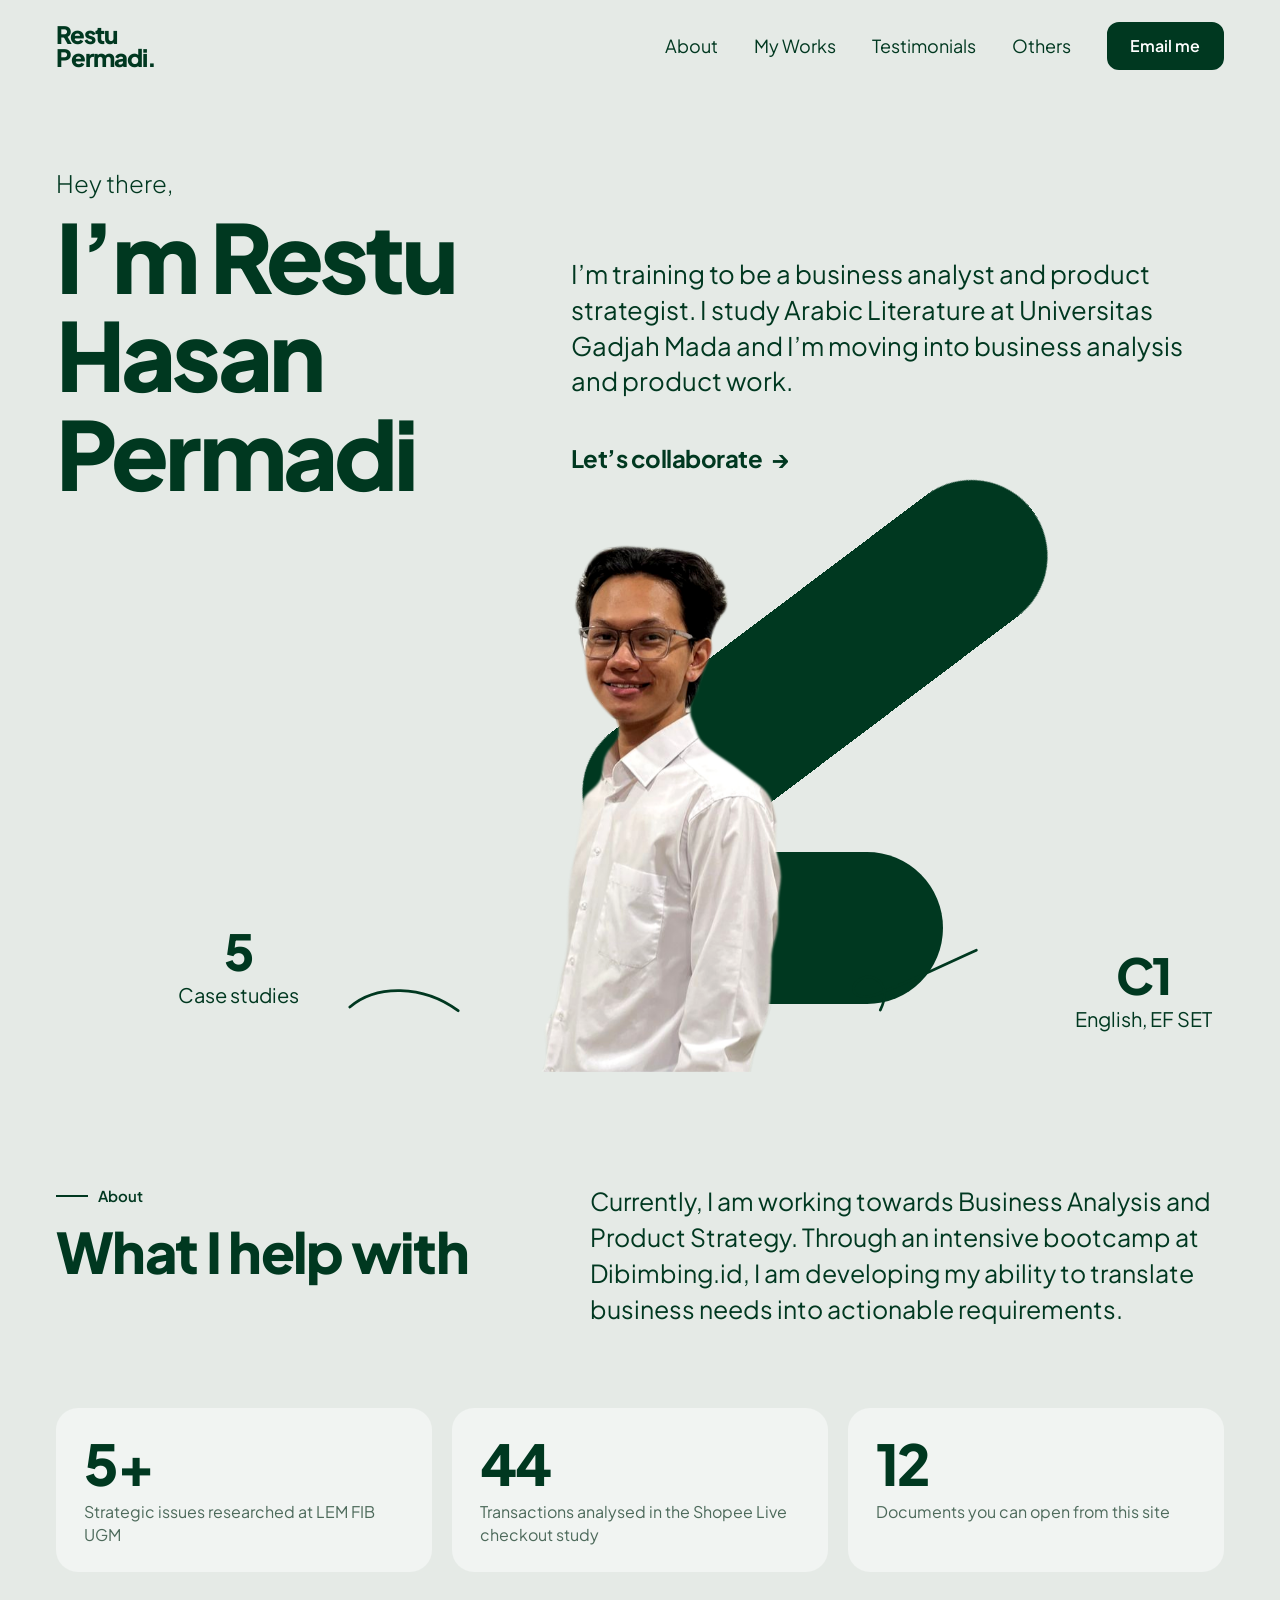
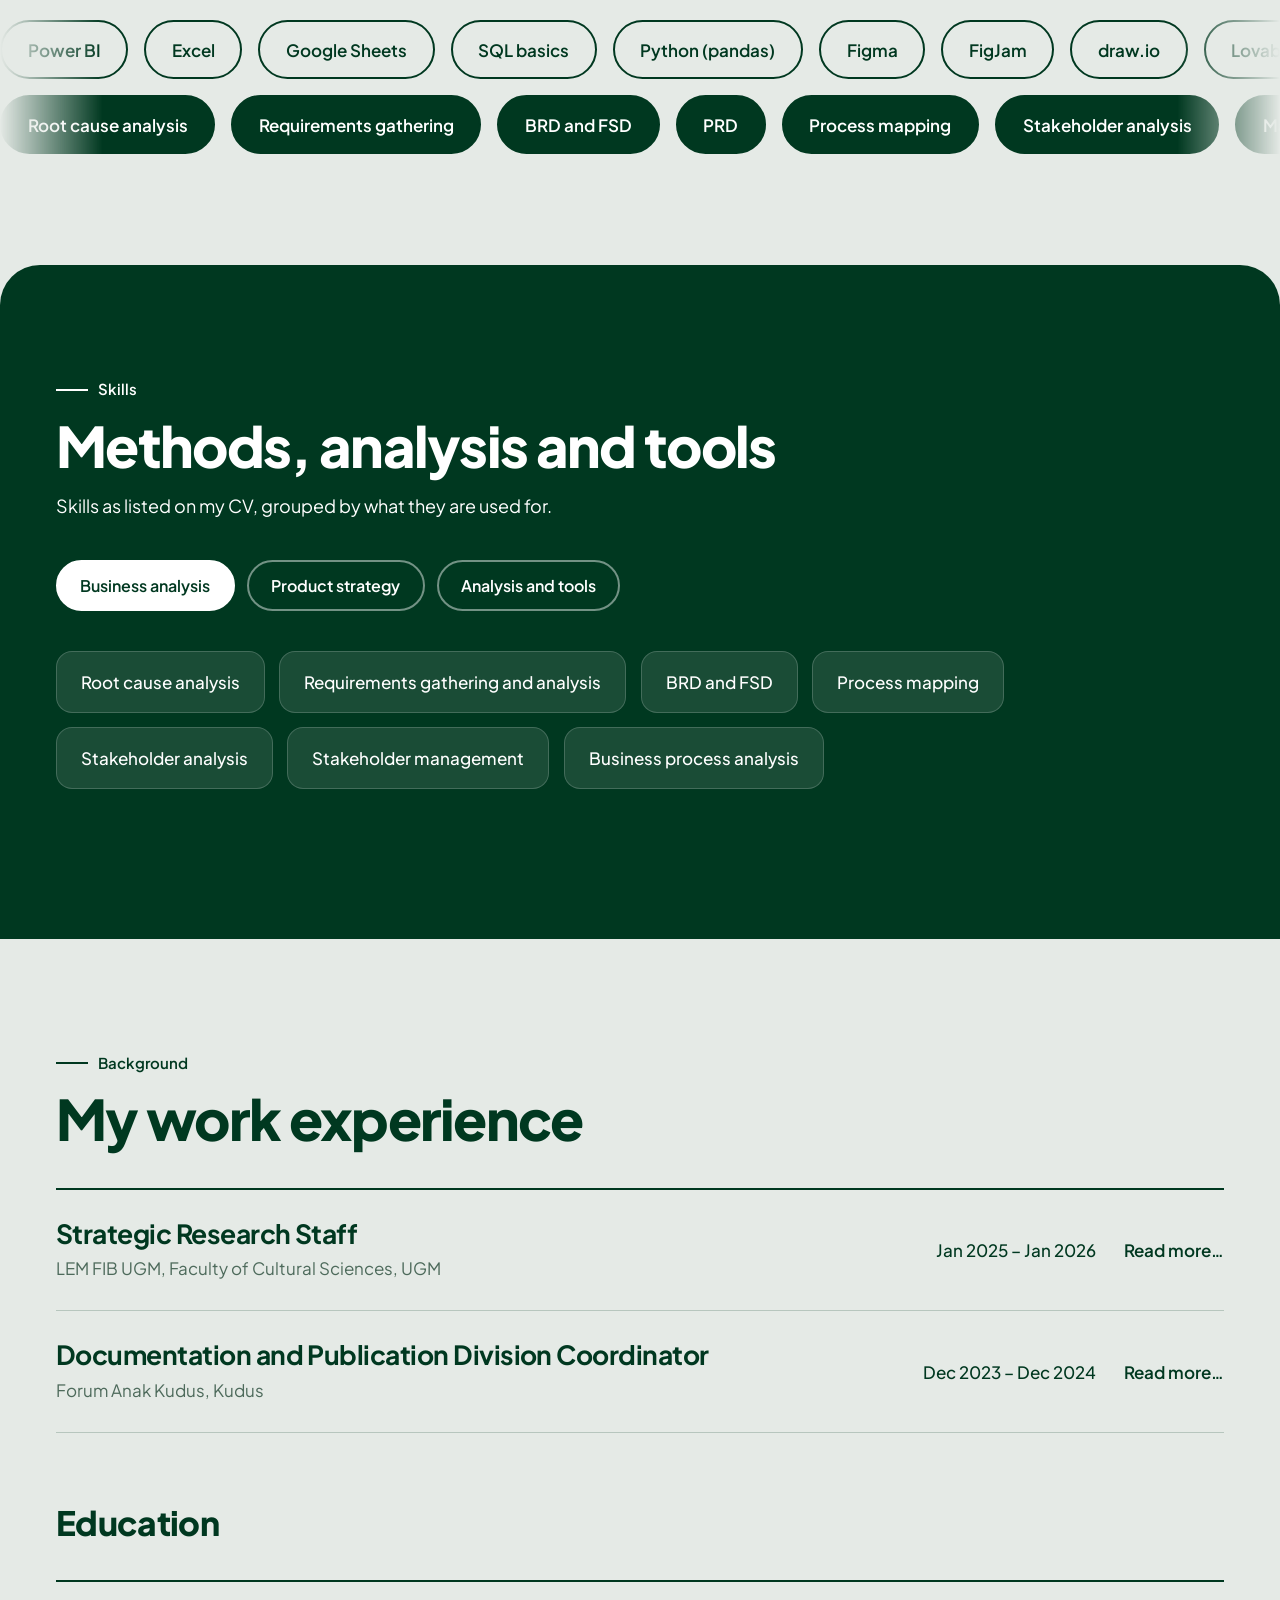
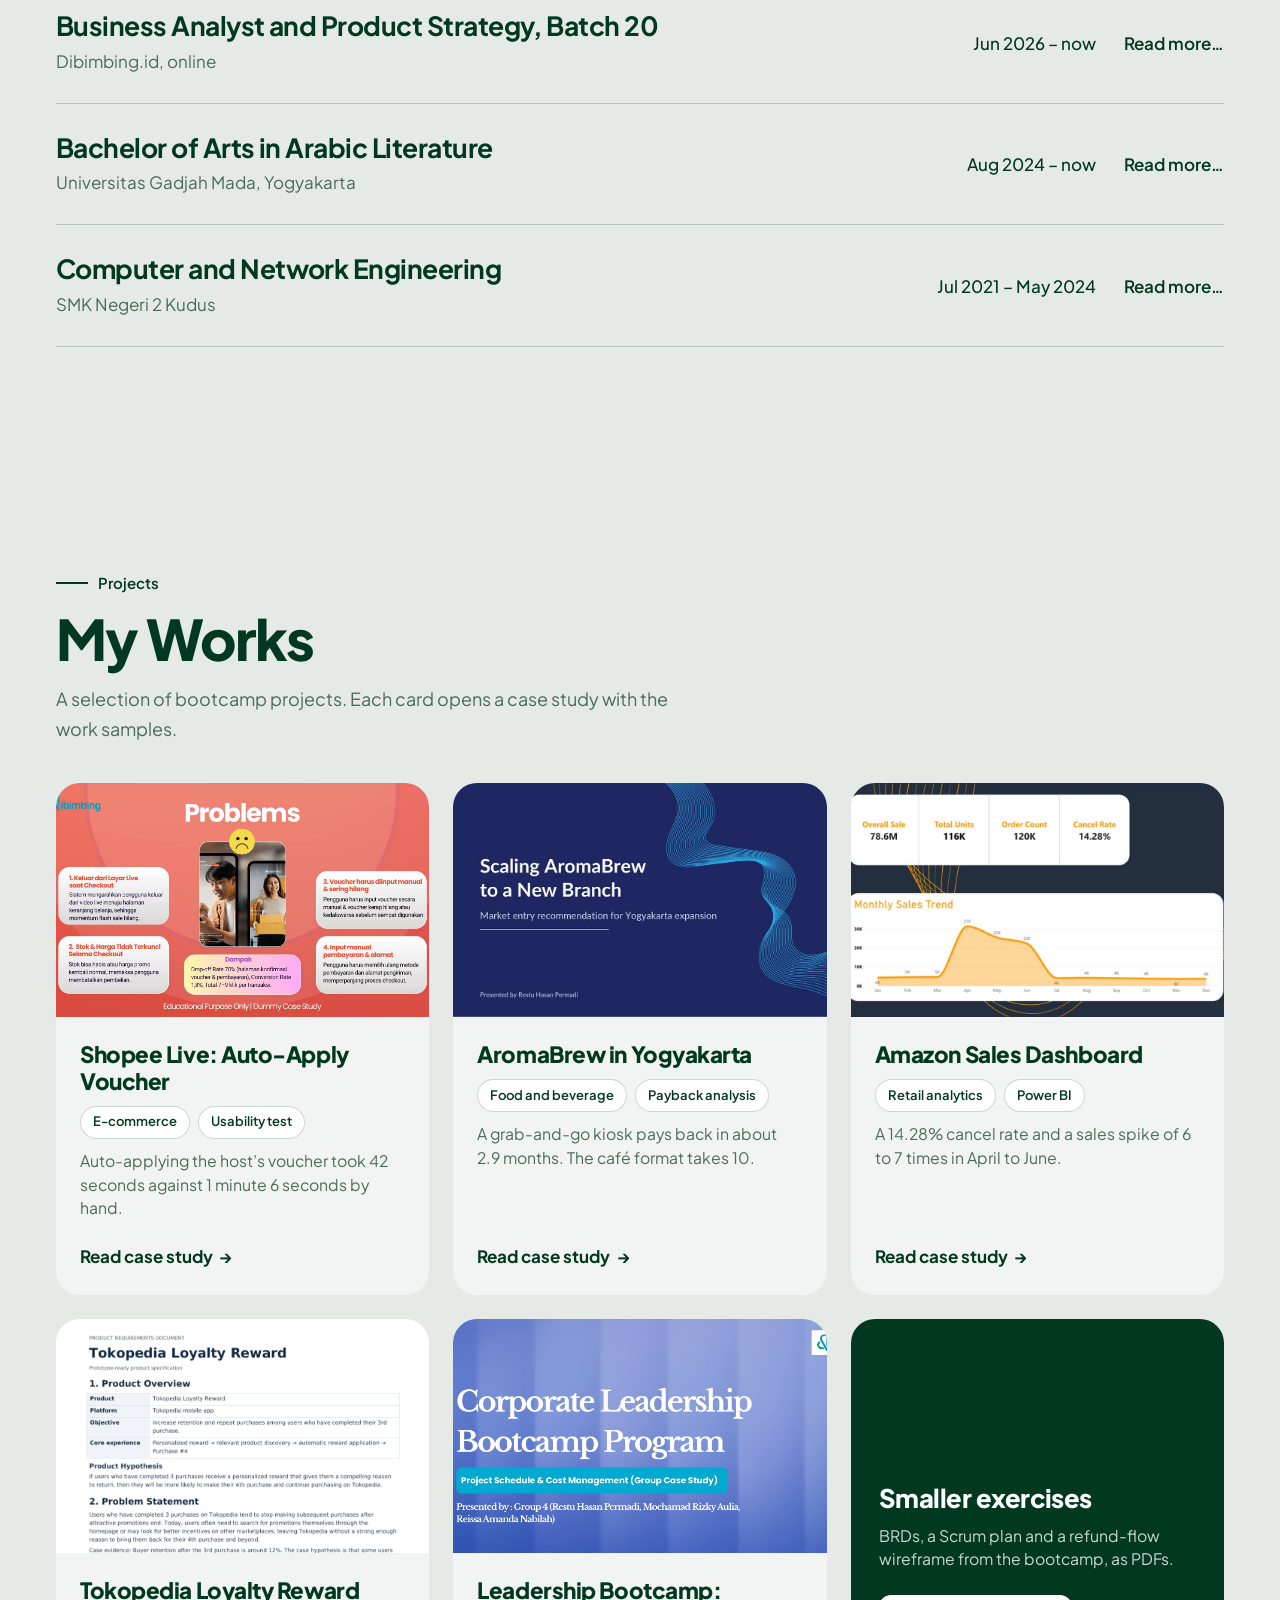
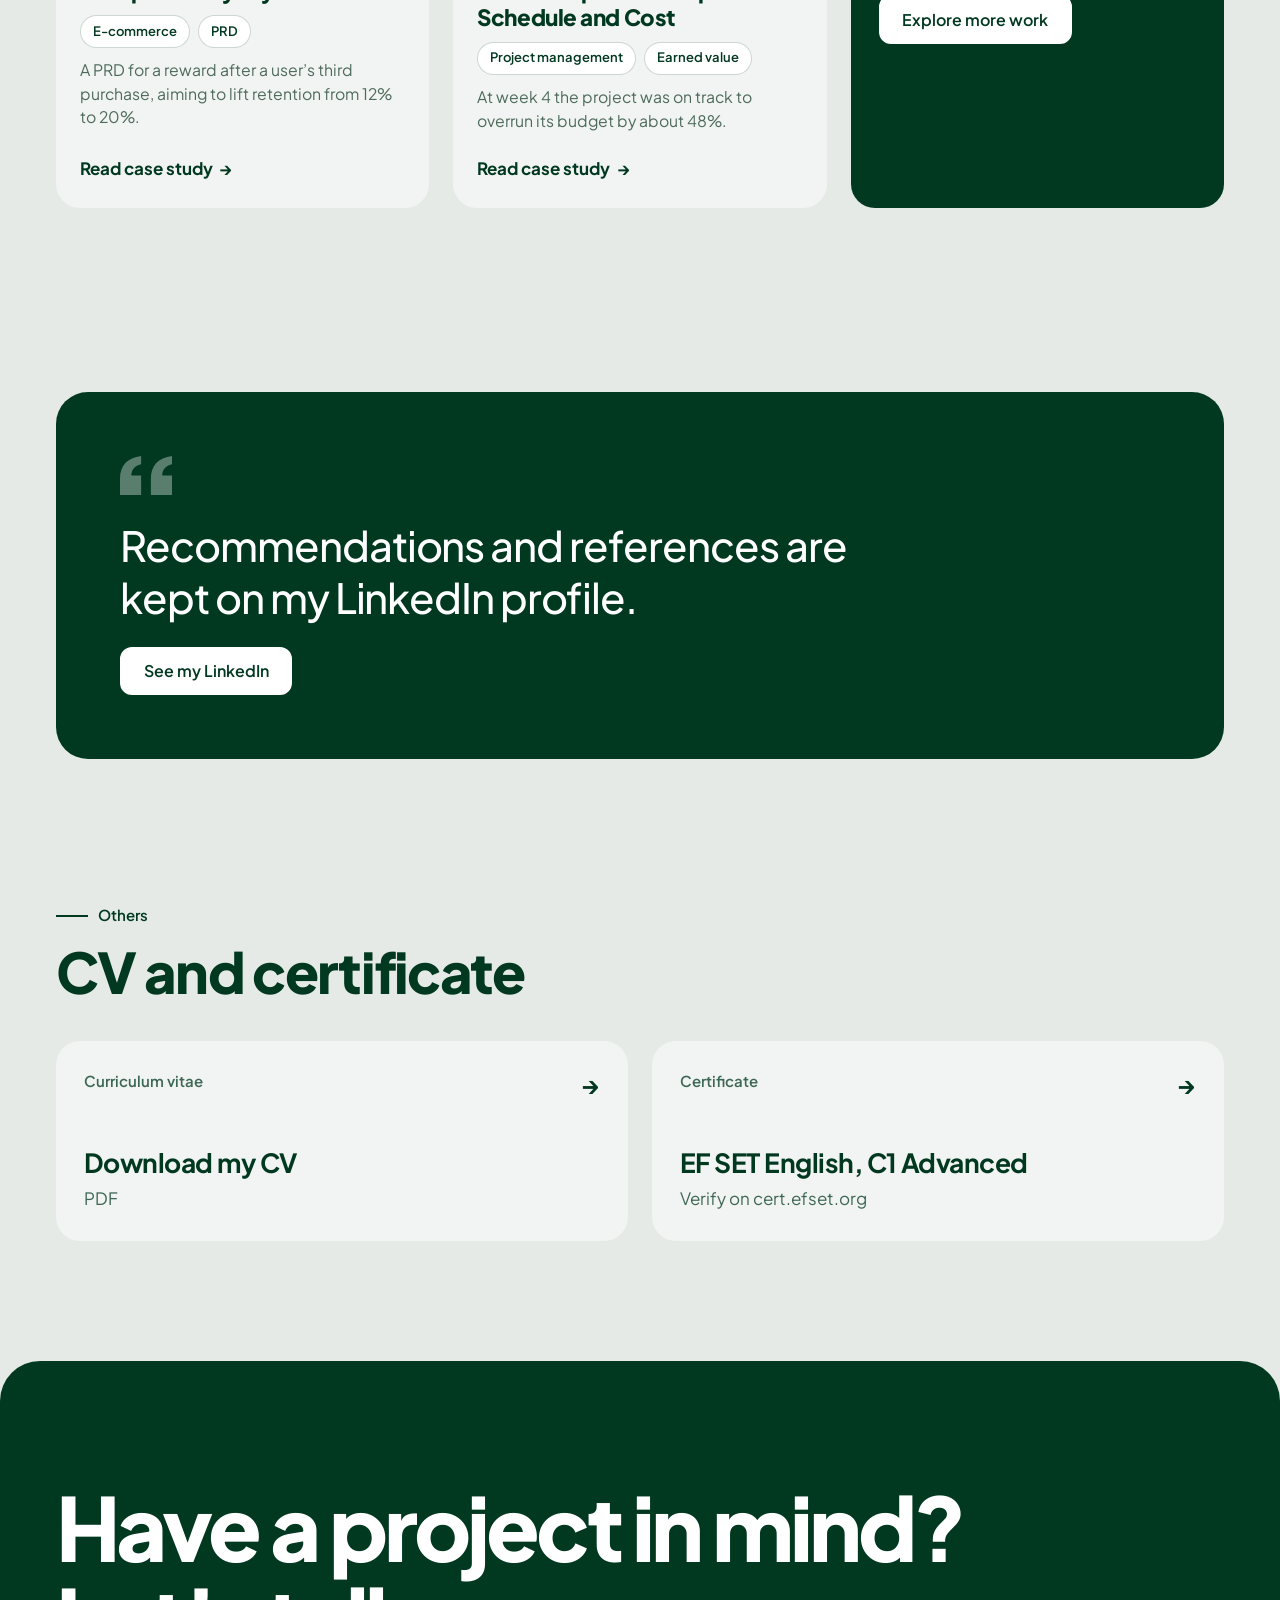
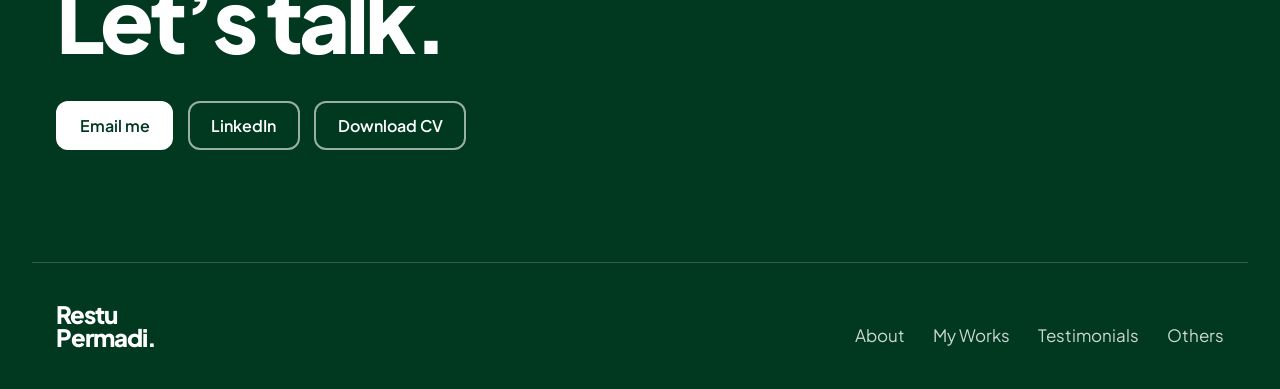
<file: index.html>
<!DOCTYPE html>
<html lang="en">
<head>
  <meta charset="utf-8">
  <meta name="viewport" content="width=device-width, initial-scale=1">
  <title>Restu Hasan Permadi | Business Analysis and Product Strategy</title>
  <meta name="description" content="Portfolio of Restu Hasan Permadi: BRDs, PRDs, a usability test, a Power BI dashboard and a market-entry recommendation.">
  <meta name="theme-color" content="#e5eae6">
  <meta property="og:type" content="website">
  <meta property="og:title" content="Restu Hasan Permadi | Business Analysis and Product Strategy">
  <meta property="og:description" content="BRDs, PRDs, a usability test, a Power BI dashboard and a market-entry recommendation from the Dibimbing BA and Product Strategy bootcamp.">
  <!-- After you deploy, add this line with your real address so LinkedIn shows a preview picture:
  <meta property="og:image" content="https://YOUR-SITE.vercel.app/img/restu-color.png"> -->
  <link rel="preconnect" href="https://fonts.googleapis.com"><link rel="preconnect" href="https://fonts.gstatic.com" crossorigin>
  <link rel="stylesheet" href="https://fonts.googleapis.com/css2?family=Plus+Jakarta+Sans:wght@300;400;500;600;700;800&display=swap">
  <script>document.documentElement.classList.add('js')</script>
  <link rel="stylesheet" href="style.css">
</head>
<body>

<header class="site" id="siteBar">
  <nav class="wrap" aria-label="Sections">
    <a class="logo" href="#top" aria-label="Restu Hasan Permadi, home">Restu<br>Permadi.</a>
    <div class="nav-links">
      <a href="#about">About</a>
      <a href="#works">My Works</a>
      <a href="#testimonials">Testimonials</a>
      <a href="#others">Others</a>
      <a class="btn" id="navMail" href="#contact" hidden>Email me</a>
    </div>
  </nav>
</header>

<main>

  <!-- Hero -->
  <section class="hero" id="top">
    <div class="wrap hero-top">
      <div class="hello">
        <p class="hey">Hey there,</p>
        <h1><span>I’m Restu</span><span>Hasan</span><span>Permadi</span></h1>
      </div>
      <div class="intro">
        <p class="sub">I’m training to be a business analyst and product strategist. I study Arabic Literature at Universitas Gadjah Mada and I’m moving into business analysis and product work.</p>
        <a class="cta-link" id="heroMail" href="#contact">Let’s collaborate <span aria-hidden="true">→</span></a>
      </div>
    </div>
    <div class="wrap stage">
      <i class="pill pa" aria-hidden="true"></i><i class="pill pb" aria-hidden="true"></i>
      <img class="photo" src="img/restu-color.png" width="650" height="790" alt="Portrait of Restu Hasan Permadi">
      <div class="stat s1"><b data-to="5">5</b><span>Case studies</span></div>
      <div class="stat s2"><b>C1</b><span>English, EF SET</span></div>
      <svg class="squig q1" viewBox="0 0 120 40" aria-hidden="true"><path pathLength="1" d="M2 30C30 6 80 6 118 34"/></svg>
      <svg class="squig q2" viewBox="0 0 150 80" aria-hidden="true"><path pathLength="1" d="M146 8C110 24 70 44 38 56 12 66 2 50 18 40c14-9 36 6 22 34"/></svg>
    </div>
  </section>

  <!-- About: professional profile -->
  <section class="sec about" id="about">
    <div class="wrap two">
      <div>
        <p class="eyebrow rv">About</p>
        <h2 class="rv">What I help with</h2>
      </div>
      <div class="rv r1">
        <p class="lead">Currently, I am working towards Business Analysis and Product Strategy. Through an intensive bootcamp at Dibimbing.id, I am developing my ability to translate business needs into actionable requirements.</p>
        <p class="mut"></p>
      </div>
    </div>
    <div class="wrap facts3">
      <div class="fact rv"><b data-to="5" data-suffix="+">5+</b><span>Strategic issues researched at LEM FIB UGM</span></div>
      <div class="fact rv r1"><b data-to="45">45</b><span>Transactions analysed in the Shopee Live checkout study</span></div>
      <div class="fact rv r2"><b data-to="12">12</b><span>Documents you can open from this site</span></div>
    </div>

    <div class="marq rv" aria-label="Tools I use">
      <div class="marq-track" data-clone>
        <span>Power BI</span><span>Excel</span><span>Google Sheets</span><span>SQL basics</span><span>Python (pandas)</span><span>Figma</span><span>FigJam</span><span>draw.io</span><span>Lovable</span><span>Google Workspace</span>
      </div>
    </div>
    <div class="marq rev rv" aria-label="Methods I use">
      <div class="marq-track" data-clone>
        <span>Root cause analysis</span><span>Requirements gathering</span><span>BRD and FSD</span><span>PRD</span><span>Process mapping</span><span>Stakeholder analysis</span><span>Market sizing</span><span>OKR</span><span>Solution prioritisation</span>
      </div>
    </div>
  </section>

  <!-- Skills -->
  <section class="sec dark" id="skills">
    <div class="wrap">
      <p class="eyebrow rv">Skills</p>
      <h2 class="rv">Methods, analysis and tools</h2>
      <p class="sub-p rv">Skills as listed on my CV, grouped by what they are used for.</p>
      <div class="tabs rv" role="tablist" aria-label="Skill groups">
        <button role="tab" aria-selected="true" data-tab="ba">Business analysis</button>
        <button role="tab" aria-selected="false" data-tab="ps">Product strategy</button>
        <button role="tab" aria-selected="false" data-tab="an">Analysis and tools</button>
      </div>
      <div class="chips" id="chips"></div>
    </div>
  </section>

  <!-- Work experience and background -->
  <section class="sec" id="experience">
    <div class="wrap">
      <p class="eyebrow rv">Background</p>
      <h2 class="rv">My work experience</h2>

      <div class="acc" id="acc">
        <article class="acc-item rv">
          <button class="acc-head" aria-expanded="false">
            <span class="t"><strong>Strategic Research Staff</strong><em>LEM FIB UGM, Faculty of Cultural Sciences, UGM</em></span>
            <span class="d">Jan 2025 – Jan 2026</span><span class="m"><span class="o">Read more…</span><span class="c">Hide</span></span>
          </button>
          <div class="acc-body"><ul>
            <li>Researched and analysed 5+ strategic issues to support organisational decision making.</li>
            <li>Wrote 5+ research reports used as primary references in internal discussions.</li>
            <li>Summarised and reviewed 2 books for social media content.</li>
          </ul></div>
        </article>
        <article class="acc-item rv">
          <button class="acc-head" aria-expanded="false">
            <span class="t"><strong>Documentation and Publication Division Coordinator</strong><em>Forum Anak Kudus, Kudus</em></span>
            <span class="d">Dec 2023 – Dec 2024</span><span class="m"><span class="o">Read more…</span><span class="c">Hide</span></span>
          </button>
          <div class="acc-body"><ul>
            <li>Coordinated a cross-division team of 5 members to run programmes and align needs across teams.</li>
            <li>Documented activities in a structured way to support evaluation and reporting to 5 stakeholders.</li>
            <li>Managed content and communication for internal and external publications across 2 main platforms.</li>
          </ul></div>
        </article>
      </div>

      <h3 class="rv sub-h">Education</h3>
      <div class="acc">
        <article class="acc-item rv">
          <button class="acc-head" aria-expanded="false">
            <span class="t"><strong>Business Analyst and Product Strategy, Batch 20</strong><em>Dibimbing.id, online</em></span>
            <span class="d">Jun 2026 – now</span><span class="m"><span class="o">Read more…</span><span class="c">Hide</span></span>
          </button>
          <div class="acc-body"><ul>
            <li>Business analysis fundamentals and the product lifecycle.</li>
            <li>Product research, process mapping and requirement gathering.</li>
          </ul></div>
        </article>
        <article class="acc-item rv">
          <button class="acc-head" aria-expanded="false">
            <span class="t"><strong>Bachelor of Arts in Arabic Literature</strong><em>Universitas Gadjah Mada, Yogyakarta</em></span>
            <span class="d">Aug 2024 – now</span><span class="m"><span class="o">Read more…</span><span class="c">Hide</span></span>
          </button>
          <div class="acc-body"><ul>
            <li>Relevant coursework: Research Methodology, Translation Studies and Sociolinguistics.</li>
          </ul></div>
        </article>
        <article class="acc-item rv">
          <button class="acc-head" aria-expanded="false">
            <span class="t"><strong>Computer and Network Engineering</strong><em>SMK Negeri 2 Kudus</em></span>
            <span class="d">Jul 2021 – May 2024</span><span class="m"><span class="o">Read more…</span><span class="c">Hide</span></span>
          </button>
          <div class="acc-body"><ul>
            <li>Foundational knowledge in logic and basic programming (HTML and CSS).</li>
          </ul></div>
        </article>
      </div>
    </div>
  </section>

  <!-- Project summaries -->
  <section class="sec" id="works">
    <div class="wrap">
      <p class="eyebrow rv">Projects</p>
      <h2 class="rv">My Works</h2>
      <p class="sub-p rv">A selection of bootcamp projects. Each card opens a case study with the work samples.</p>

      <div class="grid">
        <a class="card rv" href="shopee-live.html">
          <span class="img"><img src="img/shopee.jpg" alt="" loading="lazy"></span>
          <span class="body"><h3>Shopee Live: Auto-Apply Voucher</h3><span class="tags"><i>E-commerce</i><i>Usability test</i></span><span class="line">Auto-applying the host’s voucher took 42 seconds against 1 minute 6 seconds by hand.</span><span class="more-l">Read case study <b>→</b></span></span>
        </a>
        <a class="card rv r1" href="aromabrew.html">
          <span class="img"><img src="img/aromabrew.jpg" alt="" loading="lazy"></span>
          <span class="body"><h3>AromaBrew in Yogyakarta</h3><span class="tags"><i>Food and beverage</i><i>Payback analysis</i></span><span class="line">A grab-and-go kiosk pays back in about 2.9 months. The café format takes 10.</span><span class="more-l">Read case study <b>→</b></span></span>
        </a>
        <a class="card rv r2" href="amazon-dashboard.html">
          <span class="img"><img src="img/amazon.jpg" alt="" loading="lazy"></span>
          <span class="body"><h3>Amazon Sales Dashboard</h3><span class="tags"><i>Retail analytics</i><i>Power BI</i></span><span class="line">A 14.28% cancel rate and a sales spike of 6 to 7 times in April to June.</span><span class="more-l">Read case study <b>→</b></span></span>
        </a>
        <a class="card rv" href="tokopedia-loyalty.html">
          <span class="img"><img src="img/tokopedia.jpg" alt="" loading="lazy"></span>
          <span class="body"><h3>Tokopedia Loyalty Reward</h3><span class="tags"><i>E-commerce</i><i>PRD</i></span><span class="line">A PRD for a reward after a user’s third purchase, aiming to lift retention from 12% to 20%.</span><span class="more-l">Read case study <b>→</b></span></span>
        </a>
        <a class="card rv r1" href="leadership-bootcamp.html">
          <span class="img"><img src="img/bootcamp.jpg" alt="" loading="lazy"></span>
          <span class="body"><h3>Leadership Bootcamp: Schedule and Cost</h3><span class="tags"><i>Project management</i><i>Earned value</i></span><span class="line">At week 4 the project was on track to overrun its budget by about 48%.</span><span class="more-l">Read case study <b>→</b></span></span>
        </a>
        <div class="card more-card rv r2">
          <span class="body"><h3>Smaller exercises</h3><span class="line">BRDs, a Scrum plan and a refund-flow wireframe from the bootcamp, as PDFs.</span><button class="btn ghost" id="moreBtn" aria-expanded="false" aria-controls="moreWork">Explore more work</button></span>
        </div>
      </div>

      <div class="more-work" id="moreWork" hidden>
        <ul class="list">
          <li><strong>Tokopedia Wishlist BRD</strong><span class="l"><a href="files/tokopedia-wishlist-brd.pdf">PDF →</a></span><span class="d">A BRD for a wishlist feature: scope, requirements, constraints and stakeholders.</span></li>
          <li><strong>Technical Problem 2</strong><span class="l"><a href="files/technical-problem-2.pdf">PDF →</a></span><span class="d">Three case simulations on product sense, collaboration and prioritisation.</span></li>
          <li><strong>Scrum plan for a workplace health app</strong><span class="l"><a href="files/scrum-sehatkerja.pdf">PDF →</a></span><span class="d">Group exercise: a product goal, a 14-item backlog and three sprints of 19, 21 and 21 story points.</span></li>
          <li><strong>Request Refund feature</strong><span class="l"><a href="files/refund-flow-wireframe.pdf">PDF →</a></span><span class="d">Group exercise: user flow, information architecture and two wireframes, with a 3-day eligibility rule.</span></li>
          <li><strong>Payment Link via Midtrans API</strong><span class="d">Group assignment: compared integration options, planned sandbox to go-live and tested success and expired payments.</span></li>
        </ul>
      </div>
    </div>
  </section>

  <!-- Testimonials: LinkedIn link only -->
  <section class="sec tight" id="testimonials">
    <div class="wrap">
      <div class="quote rv">
        <svg class="qm" viewBox="0 0 64 48" aria-hidden="true"><path d="M0 48V28C0 12 9 2 26 0v10C17 12 14 18 14 24h12v24H0zm38 0V28C38 12 47 2 64 0v10c-9 2-12 8-12 14h12v24H38z"/></svg>
        <p>Recommendations and references are kept on my LinkedIn profile.</p>
        <a class="btn light" id="tmLink" href="#contact" hidden>See my LinkedIn</a>
      </div>
    </div>
  </section>

  <!-- Others -->
  <section class="sec tight" id="others">
    <div class="wrap">
      <p class="eyebrow rv">Others</p>
      <h2 class="rv">CV and certificate</h2>
      <div class="ogrid" id="othersGrid"></div>
    </div>
  </section>

  <!-- Closing call -->
  <section class="closing" id="contact">
    <div class="wrap">
      <h2 class="rv">Have a project in mind? Let’s talk.</h2>
      <div class="close-cta rv r1" id="closeLinks"></div>
    </div>
  </section>

</main>

<footer class="foot">
  <div class="wrap">
    <a class="logo" href="#top">Restu<br>Permadi.</a>
    <div class="foot-links">
      <a href="#about">About</a><a href="#works">My Works</a><a href="#testimonials">Testimonials</a><a href="#others">Others</a>
    </div>
  </div>
</footer>

<script>
/* ---------- Your links. Fill these in; anything left empty is simply not shown. ---------- */
const profile = {
  email: 'restuhasanpermadi@gmail.com',
  linkedin: 'https://www.linkedin.com/in/restuhasanpermadi',
  github: '',       // optional
  cv: 'cv.pdf',     // the file sits next to index.html; the buttons appear once it is online
  certificate: 'https://cert.efset.org/en/BFrdAb'
};

/* ---------- Skills, as listed on the CV ---------- */
const skills = {
  ba: ['Root cause analysis', 'Requirements gathering and analysis', 'BRD and FSD', 'Process mapping', 'Stakeholder analysis', 'Stakeholder management', 'Business process analysis'],
  ps: ['PRD', 'Product strategy', 'Customer segmentation', 'Market sizing (TAM, SAM, SOM)', 'OKR', 'Solution prioritisation'],
  an: ['Excel and Google Sheets', 'Google Workspace', 'Data analysis', 'Quantitative and qualitative research', 'Structured documentation and reporting', 'Power BI', 'SQL basics', 'Python (pandas)', 'Figma and FigJam', 'draw.io', 'Basic HTML and CSS']
};

(function(){
  const $ = id => document.getElementById(id);
  let cvOnline = false;
  const ext = h => /^https?:/.test(h);
  function a(cls, text, href){
    const el = document.createElement('a'); el.className = cls; el.href = href; el.textContent = text;
    if (ext(href)) { el.target = '_blank'; el.rel = 'noopener'; }
    return el;
  }
  function render(){
    const mail = profile.email ? 'mailto:' + profile.email : '';
    if (mail) {
      const nm = $('navMail'); nm.href = mail; nm.hidden = false;
      const hm = $('heroMail'); hm.href = mail;
    }
    const t = $('tmLink');
    if (profile.linkedin) { t.href = profile.linkedin; t.target = '_blank'; t.rel = 'noopener'; t.hidden = false; }

    const c = $('closeLinks'); c.innerHTML = '';
    if (mail) c.appendChild(a('btn light', 'Email me', mail));
    if (profile.linkedin) c.appendChild(a('btn outline', 'LinkedIn', profile.linkedin));
    if (profile.github) c.appendChild(a('btn outline', 'GitHub', profile.github));
    if (cvOnline) c.appendChild(a('btn outline', 'Download CV', profile.cv));

    const o = $('othersGrid'); o.innerHTML = '';
    function card(label, title, sub, href){
      const el = a('oc rv in', '', href);
      const l = document.createElement('span'); l.className = 'ol'; l.textContent = label;
      const h = document.createElement('strong'); h.textContent = title;
      const p = document.createElement('span'); p.className = 'os'; p.textContent = sub;
      const r = document.createElement('b'); r.className = 'oa'; r.textContent = '→';
      el.append(l, h, p, r); o.appendChild(el);
    }
    if (cvOnline) card('Curriculum vitae', 'Download my CV', 'PDF', profile.cv);
    if (profile.certificate) card('Certificate', 'EF SET English, C1 Advanced', 'Verify on cert.efset.org', profile.certificate);
    o.parentNode.parentNode.hidden = !o.children.length;
  }
  render();
  if (profile.cv && location.protocol.startsWith('http')) {
    fetch(profile.cv, { method: 'HEAD' }).then(r => {
      if (r.ok && /pdf/i.test(r.headers.get('content-type') || '')) { cvOnline = true; render(); }
    }).catch(() => {});
  }
})();

/* ---------- Skill tabs ---------- */
(function(){
  const chips = document.getElementById('chips');
  const tabs = document.querySelectorAll('.tabs button');
  function show(key){
    tabs.forEach(b => b.setAttribute('aria-selected', b.dataset.tab === key));
    chips.classList.remove('swap');
    chips.innerHTML = '';
    skills[key].forEach((s, i) => {
      const el = document.createElement('span'); el.textContent = s; el.style.setProperty('--i', i); chips.appendChild(el);
    });
    void chips.offsetWidth; chips.classList.add('swap');
  }
  tabs.forEach(b => b.addEventListener('click', () => show(b.dataset.tab)));
  show('ba');
})();

/* ---------- Experience accordion ---------- */
(function(){
  document.querySelectorAll('.acc-head').forEach(btn => {
    const body = btn.nextElementSibling;
    btn.addEventListener('click', () => {
      const open = btn.getAttribute('aria-expanded') === 'true';
      btn.setAttribute('aria-expanded', !open);
      body.style.maxHeight = open ? '0px' : body.scrollHeight + 'px';
    });
  });
  const mb = document.getElementById('moreBtn'), mw = document.getElementById('moreWork');
  mb.addEventListener('click', () => {
    const open = mb.getAttribute('aria-expanded') === 'true';
    mb.setAttribute('aria-expanded', !open);
    mb.textContent = open ? 'Explore more work' : 'Hide';
    mw.hidden = open;
    if (!open) mw.scrollIntoView({ behavior: 'smooth', block: 'nearest' });
  });
})();

/* ---------- Motion: reveals, counters, marquee, parallax, top bar ---------- */
(function(){
  const calm = matchMedia('(prefers-reduced-motion: reduce)').matches;
  const bar = document.getElementById('siteBar');
  const hero = document.getElementById('top');

  // marquee: duplicate the track content so the loop has no gap
  document.querySelectorAll('[data-clone]').forEach(t => { t.innerHTML += t.innerHTML; t.setAttribute('aria-hidden', 'false'); });

  // reveal on scroll
  const items = document.querySelectorAll('.rv');
  if ('IntersectionObserver' in window && !calm) {
    const io = new IntersectionObserver(es => es.forEach(e => {
      if (e.isIntersecting) { e.target.classList.add('in'); io.unobserve(e.target); }
    }), { threshold: 0.12, rootMargin: '0px 0px -5% 0px' });
    items.forEach(el => io.observe(el));
  } else items.forEach(el => el.classList.add('in'));

  // counters, once when visible
  function count(el){
    const to = +el.dataset.to, suf = el.dataset.suffix || ''; let n = 0;
    el.textContent = '0' + suf;
    const step = Math.max(1, Math.round(to / 40));
    const t = setInterval(() => { n = Math.min(to, n + step); el.textContent = n + suf; if (n >= to) clearInterval(t); }, 28);
  }
  const counters = document.querySelectorAll('[data-to]');
  if (calm || !('IntersectionObserver' in window)) { /* keep the written numbers */ }
  else {
    const co = new IntersectionObserver(es => es.forEach(e => { if (e.isIntersecting) { count(e.target); co.unobserve(e.target); } }), { threshold: 0.6 });
    counters.forEach(c => co.observe(c));
  }

  // top bar: hides when scrolling down, returns when scrolling up; parallax for the hero shapes
  let last = 0, ticking = false;
  function onScroll(){
    if (ticking) return; ticking = true;
    requestAnimationFrame(() => {
      const y = window.scrollY;
      bar.classList.toggle('solid', y > 20);
      bar.classList.toggle('hide', y > last && y > 240);
      last = y;
      if (!calm && y < 1200) hero.style.setProperty('--sy', y);
      ticking = false;
    });
  }
  window.addEventListener('scroll', onScroll, { passive: true }); onScroll();
})();
</script>
</body>
</html>
</file>
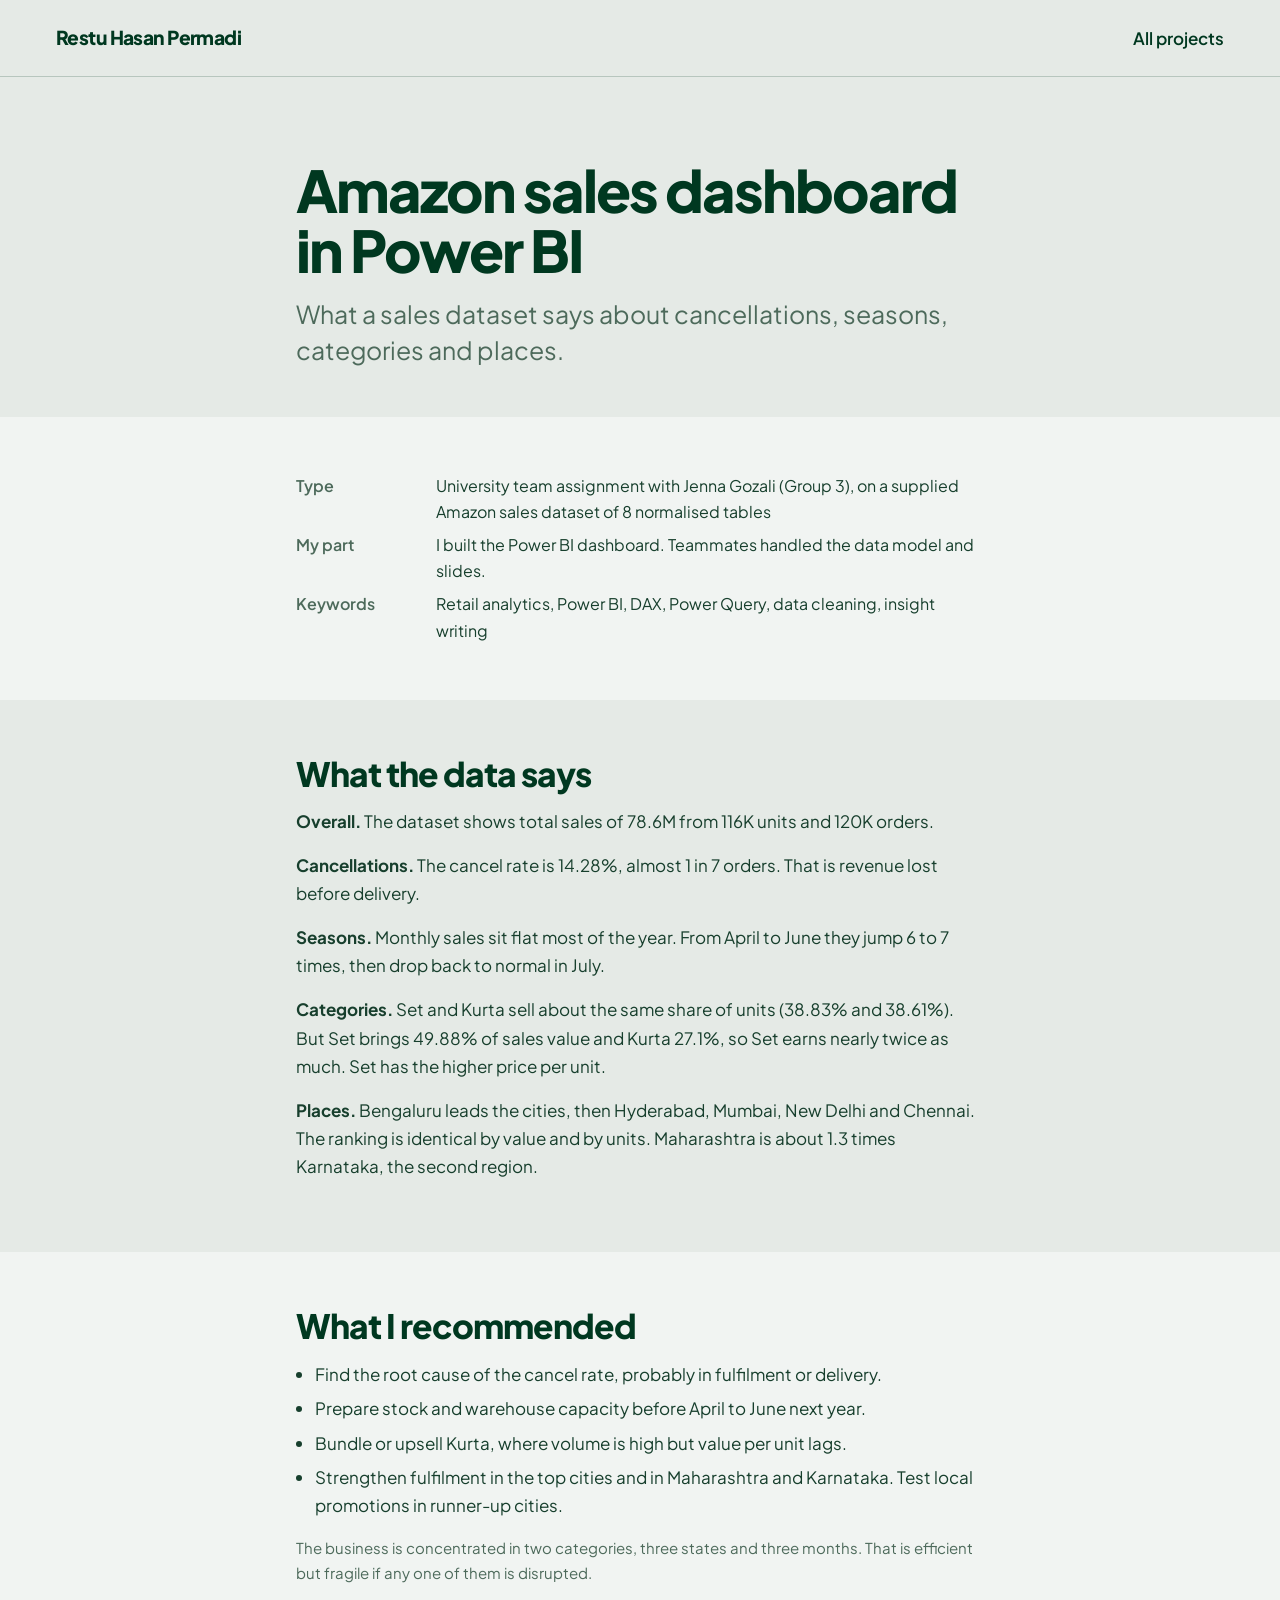
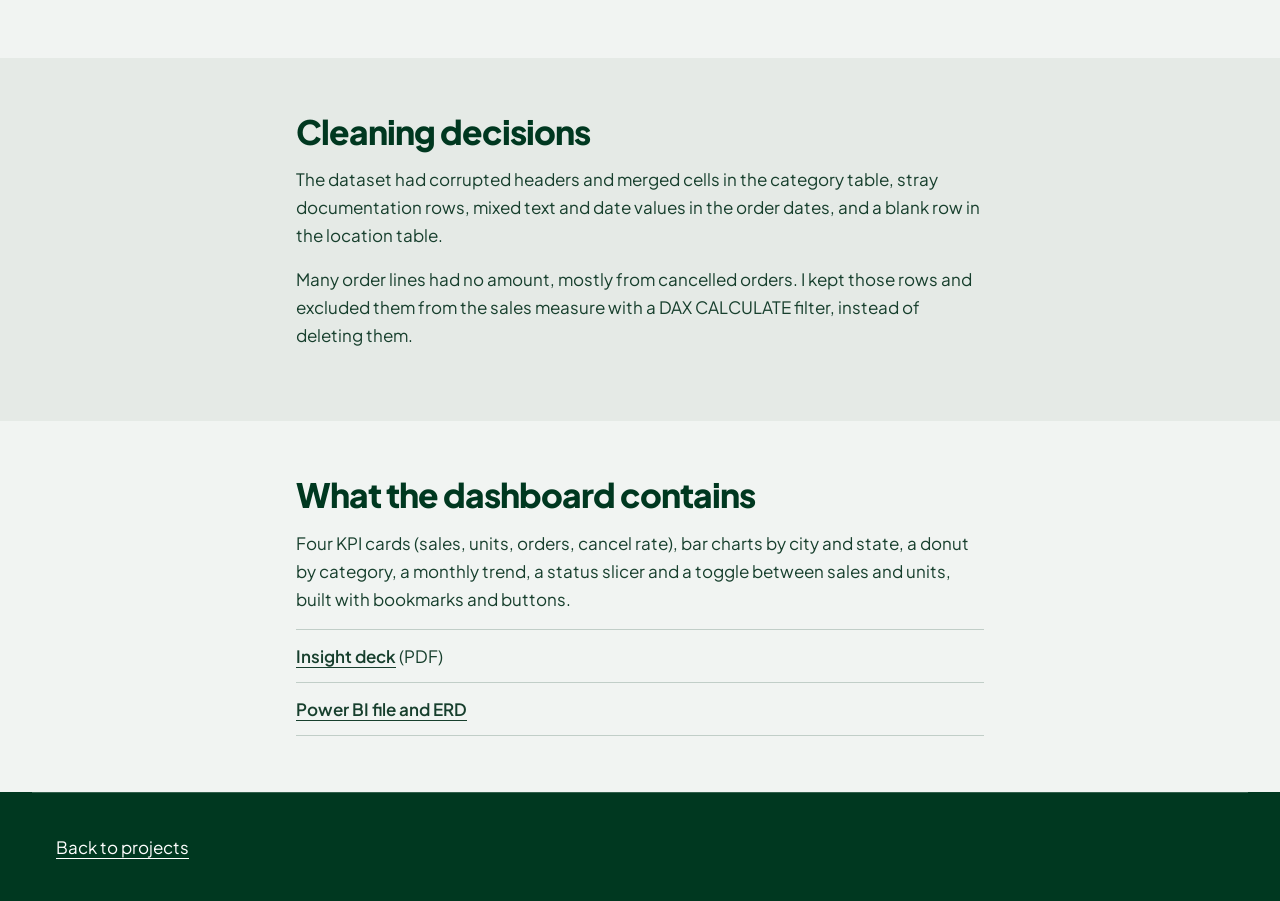
<file: amazon-dashboard.html>
<!DOCTYPE html>
<html lang="en">
<head>
  <meta charset="utf-8">
  <meta name="viewport" content="width=device-width, initial-scale=1">
  <title>Amazon Sales Dashboard | Restu Hasan Permadi</title>
  <link rel="preconnect" href="https://fonts.googleapis.com"><link rel="preconnect" href="https://fonts.gstatic.com" crossorigin>
  <link rel="stylesheet" href="https://fonts.googleapis.com/css2?family=Plus+Jakarta+Sans:wght@300;400;500;600;700;800&display=swap">
  <link rel="stylesheet" href="style.css">
</head>
<body class="case">

<header class="site">
  <nav class="wrap" aria-label="Sections">
    <a class="name" href="index.html">Restu Hasan Permadi</a>
    <a href="index.html#works">All projects</a>
  </nav>
</header>

<main>
  <section class="hero wrap">
    <h1>Amazon sales dashboard in Power BI</h1>
    <p class="lead">What a sales dataset says about cancellations, seasons, categories and places.</p>
  </section>

  <section class="gray">
    <div class="body">
      <dl class="facts" style="margin-top:0">
        <dt>Type</dt><dd>University team assignment with Jenna Gozali (Group 3), on a supplied Amazon sales dataset of 8 normalised tables</dd>
        <dt>My part</dt><dd>I built the Power BI dashboard. Teammates handled the data model and slides.</dd>
        <dt>Keywords</dt><dd>Retail analytics, Power BI, DAX, Power Query, data cleaning, insight writing</dd>
      </dl>
    </div>
  </section>

  <section>
    <h2>What the data says</h2>
    <div class="body">
      <p><strong>Overall.</strong> The dataset shows total sales of 78.6M from 116K units and 120K orders.</p>
      <p><strong>Cancellations.</strong> The cancel rate is 14.28%, almost 1 in 7 orders. That is revenue lost before delivery.</p>
      <p><strong>Seasons.</strong> Monthly sales sit flat most of the year. From April to June they jump 6 to 7 times, then drop back to normal in July.</p>
      <p><strong>Categories.</strong> Set and Kurta sell about the same share of units (38.83% and 38.61%). But Set brings 49.88% of sales value and Kurta 27.1%, so Set earns nearly twice as much. Set has the higher price per unit.</p>
      <p><strong>Places.</strong> Bengaluru leads the cities, then Hyderabad, Mumbai, New Delhi and Chennai. The ranking is identical by value and by units. Maharashtra is about 1.3 times Karnataka, the second region.</p>
    </div>
  </section>

  <section class="gray">
    <h2>What I recommended</h2>
    <div class="body">
      <ul>
        <li>Find the root cause of the cancel rate, probably in fulfilment or delivery.</li>
        <li>Prepare stock and warehouse capacity before April to June next year.</li>
        <li>Bundle or upsell Kurta, where volume is high but value per unit lags.</li>
        <li>Strengthen fulfilment in the top cities and in Maharashtra and Karnataka. Test local promotions in runner-up cities.</li>
      </ul>
      <p class="note">The business is concentrated in two categories, three states and three months. That is efficient but fragile if any one of them is disrupted.</p>
    </div>
  </section>

  <section>
    <h2>Cleaning decisions</h2>
    <div class="body">
      <p>The dataset had corrupted headers and merged cells in the category table, stray documentation rows, mixed text and date values in the order dates, and a blank row in the location table.</p>
      <p>Many order lines had no amount, mostly from cancelled orders. I kept those rows and excluded them from the sales measure with a DAX CALCULATE filter, instead of deleting them.</p>
    </div>
  </section>

  <section class="gray">
    <h2>What the dashboard contains</h2>
    <div class="body">
      <p>Four KPI cards (sales, units, orders, cancel rate), bar charts by city and state, a donut by category, a monthly trend, a status slicer and a toggle between sales and units, built with bookmarks and buttons.</p>
      <ul class="docs">
        <li><a href="files/amazon-powerbi-deck.pdf">Insight deck</a> (PDF)</li>
        <li><a href="https://drive.google.com/drive/folders/1_nYB5-_UlMq2PHaqi1VxmDVyxdkS71Eo?usp=sharing">Power BI file and ERD</a></li>
      </ul>
    </div>
  </section>
</main>

<footer class="foot"><div class="wrap"><a href="index.html#works">Back to projects</a></div></footer>

</body>
</html>
</file>
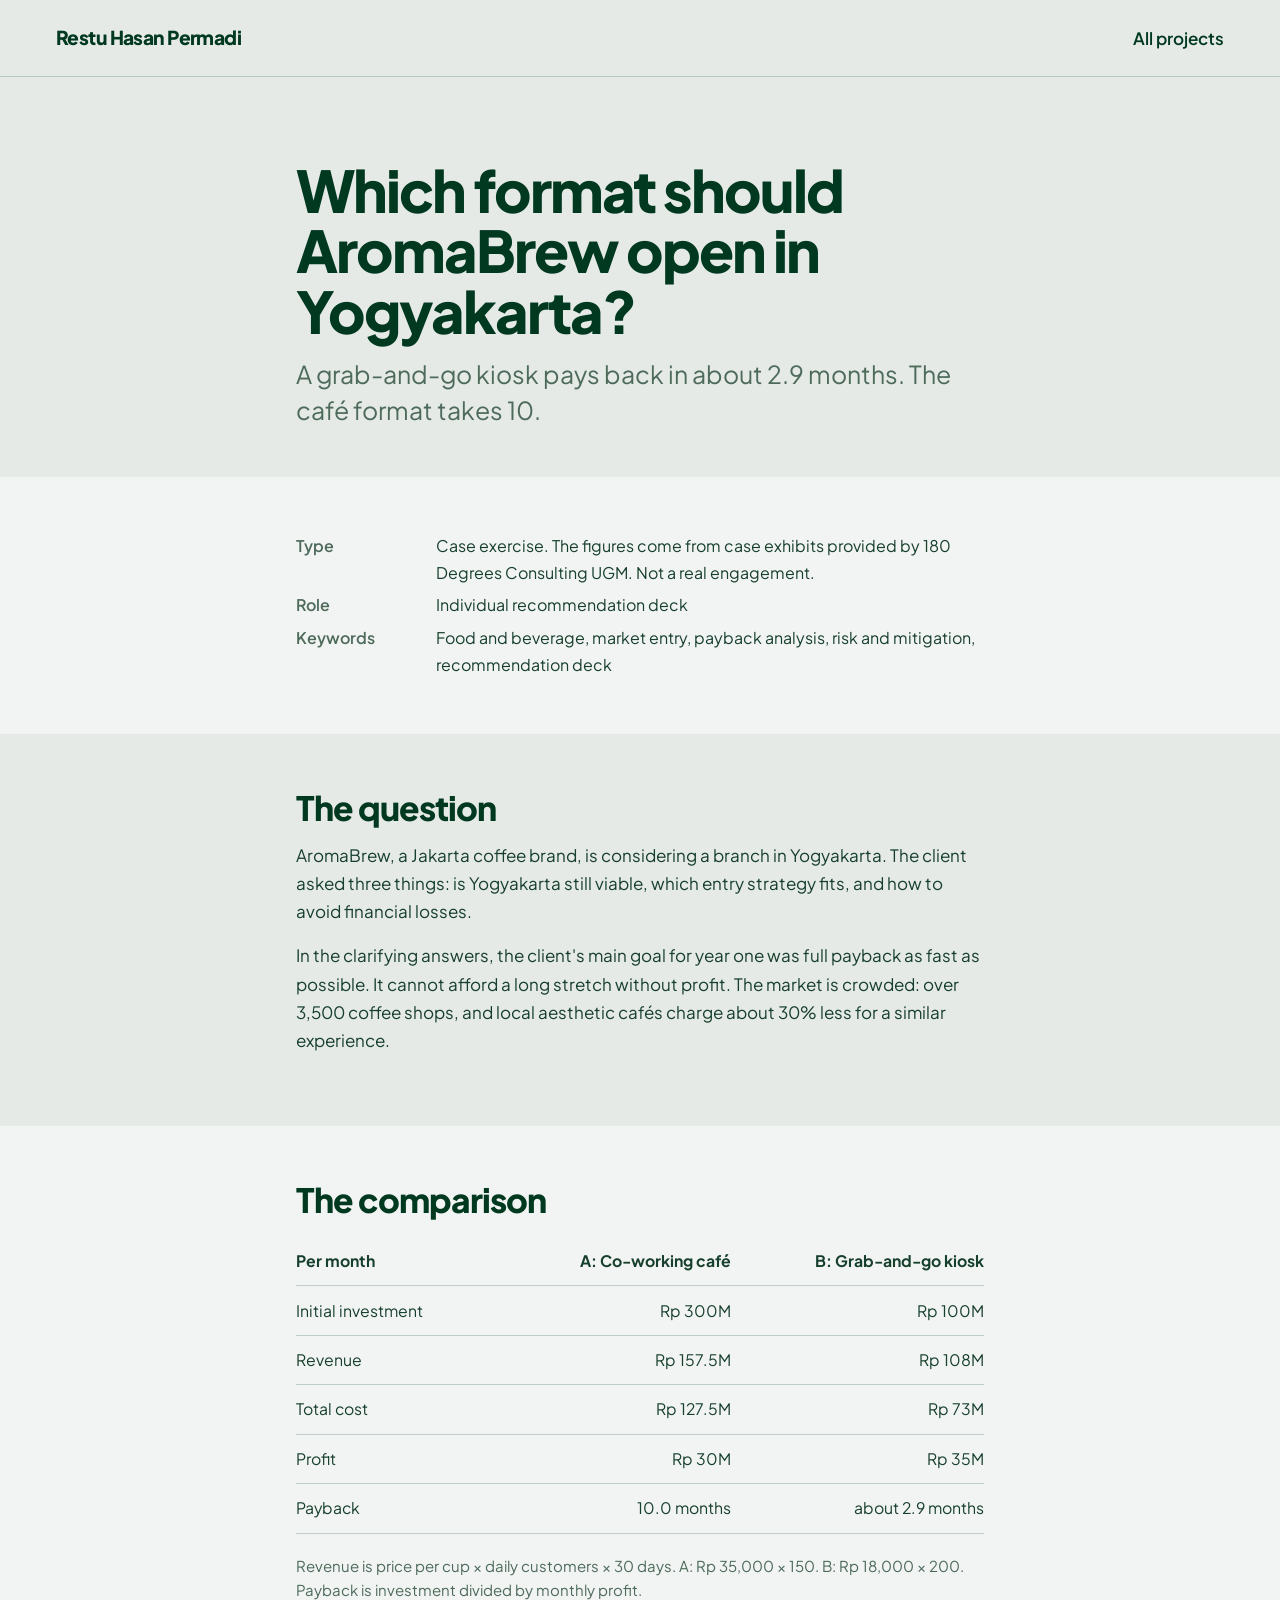
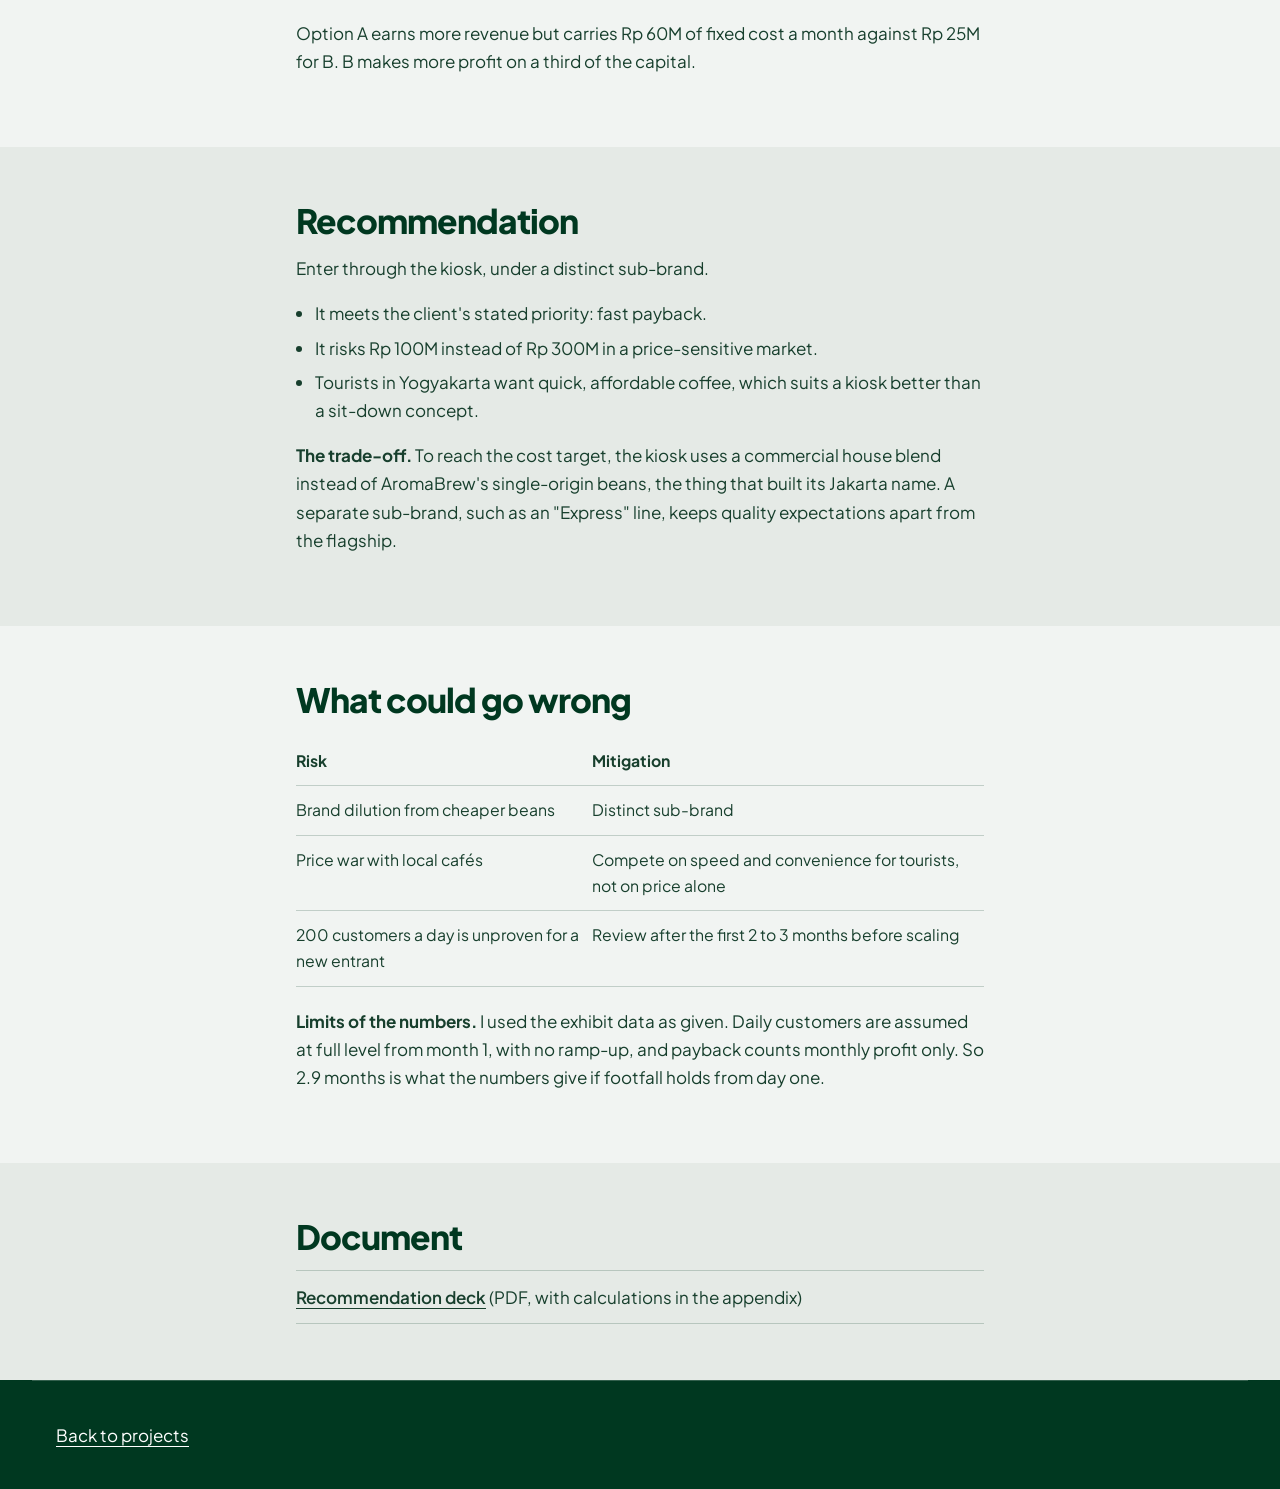
<file: aromabrew.html>
<!DOCTYPE html>
<html lang="en">
<head>
  <meta charset="utf-8">
  <meta name="viewport" content="width=device-width, initial-scale=1">
  <title>AromaBrew in Yogyakarta | Restu Hasan Permadi</title>
  <link rel="preconnect" href="https://fonts.googleapis.com"><link rel="preconnect" href="https://fonts.gstatic.com" crossorigin>
  <link rel="stylesheet" href="https://fonts.googleapis.com/css2?family=Plus+Jakarta+Sans:wght@300;400;500;600;700;800&display=swap">
  <link rel="stylesheet" href="style.css">
</head>
<body class="case">

<header class="site">
  <nav class="wrap" aria-label="Sections">
    <a class="name" href="index.html">Restu Hasan Permadi</a>
    <a href="index.html#works">All projects</a>
  </nav>
</header>

<main>
  <section class="hero wrap">
    <h1>Which format should AromaBrew open in Yogyakarta?</h1>
    <p class="lead">A grab-and-go kiosk pays back in about 2.9 months. The café format takes 10.</p>
  </section>

  <section class="gray">
    <div class="body">
      <dl class="facts" style="margin-top:0">
        <dt>Type</dt><dd>Case exercise. The figures come from case exhibits provided by 180 Degrees Consulting UGM. Not a real engagement.</dd>
        <dt>Role</dt><dd>Individual recommendation deck</dd>
        <dt>Keywords</dt><dd>Food and beverage, market entry, payback analysis, risk and mitigation, recommendation deck</dd>
      </dl>
    </div>
  </section>

  <section>
    <h2>The question</h2>
    <div class="body">
      <p>AromaBrew, a Jakarta coffee brand, is considering a branch in Yogyakarta. The client asked three things: is Yogyakarta still viable, which entry strategy fits, and how to avoid financial losses.</p>
      <p>In the clarifying answers, the client's main goal for year one was full payback as fast as possible. It cannot afford a long stretch without profit. The market is crowded: over 3,500 coffee shops, and local aesthetic cafés charge about 30% less for a similar experience.</p>
    </div>
  </section>

  <section class="gray">
    <h2>The comparison</h2>
    <div class="body">
      <table>
        <tr><th>Per month</th><th class="n">A: Co-working café</th><th class="n">B: Grab-and-go kiosk</th></tr>
        <tr><td>Initial investment</td><td class="n">Rp 300M</td><td class="n">Rp 100M</td></tr>
        <tr><td>Revenue</td><td class="n">Rp 157.5M</td><td class="n">Rp 108M</td></tr>
        <tr><td>Total cost</td><td class="n">Rp 127.5M</td><td class="n">Rp 73M</td></tr>
        <tr><td>Profit</td><td class="n">Rp 30M</td><td class="n">Rp 35M</td></tr>
        <tr><td>Payback</td><td class="n">10.0 months</td><td class="n">about 2.9 months</td></tr>
      </table>
      <p class="note">Revenue is price per cup × daily customers × 30 days. A: Rp 35,000 × 150. B: Rp 18,000 × 200. Payback is investment divided by monthly profit.</p>
      <p>Option A earns more revenue but carries Rp 60M of fixed cost a month against Rp 25M for B. B makes more profit on a third of the capital.</p>
    </div>
  </section>

  <section>
    <h2>Recommendation</h2>
    <div class="body">
      <p>Enter through the kiosk, under a distinct sub-brand.</p>
      <ul>
        <li>It meets the client's stated priority: fast payback.</li>
        <li>It risks Rp 100M instead of Rp 300M in a price-sensitive market.</li>
        <li>Tourists in Yogyakarta want quick, affordable coffee, which suits a kiosk better than a sit-down concept.</li>
      </ul>
      <p><strong>The trade-off.</strong> To reach the cost target, the kiosk uses a commercial house blend instead of AromaBrew's single-origin beans, the thing that built its Jakarta name. A separate sub-brand, such as an "Express" line, keeps quality expectations apart from the flagship.</p>
    </div>
  </section>

  <section class="gray">
    <h2>What could go wrong</h2>
    <div class="body">
      <table>
        <tr><th>Risk</th><th>Mitigation</th></tr>
        <tr><td>Brand dilution from cheaper beans</td><td>Distinct sub-brand</td></tr>
        <tr><td>Price war with local cafés</td><td>Compete on speed and convenience for tourists, not on price alone</td></tr>
        <tr><td>200 customers a day is unproven for a new entrant</td><td>Review after the first 2 to 3 months before scaling</td></tr>
      </table>
      <p><strong>Limits of the numbers.</strong> I used the exhibit data as given. Daily customers are assumed at full level from month 1, with no ramp-up, and payback counts monthly profit only. So 2.9 months is what the numbers give if footfall holds from day one.</p>
    </div>
  </section>

  <section>
    <h2>Document</h2>
    <div class="body">
      <ul class="docs">
        <li><a href="files/aromabrew-market-entry.pdf">Recommendation deck</a> (PDF, with calculations in the appendix)</li>
      </ul>
    </div>
  </section>
</main>

<footer class="foot"><div class="wrap"><a href="index.html#works">Back to projects</a></div></footer>

</body>
</html>
</file>
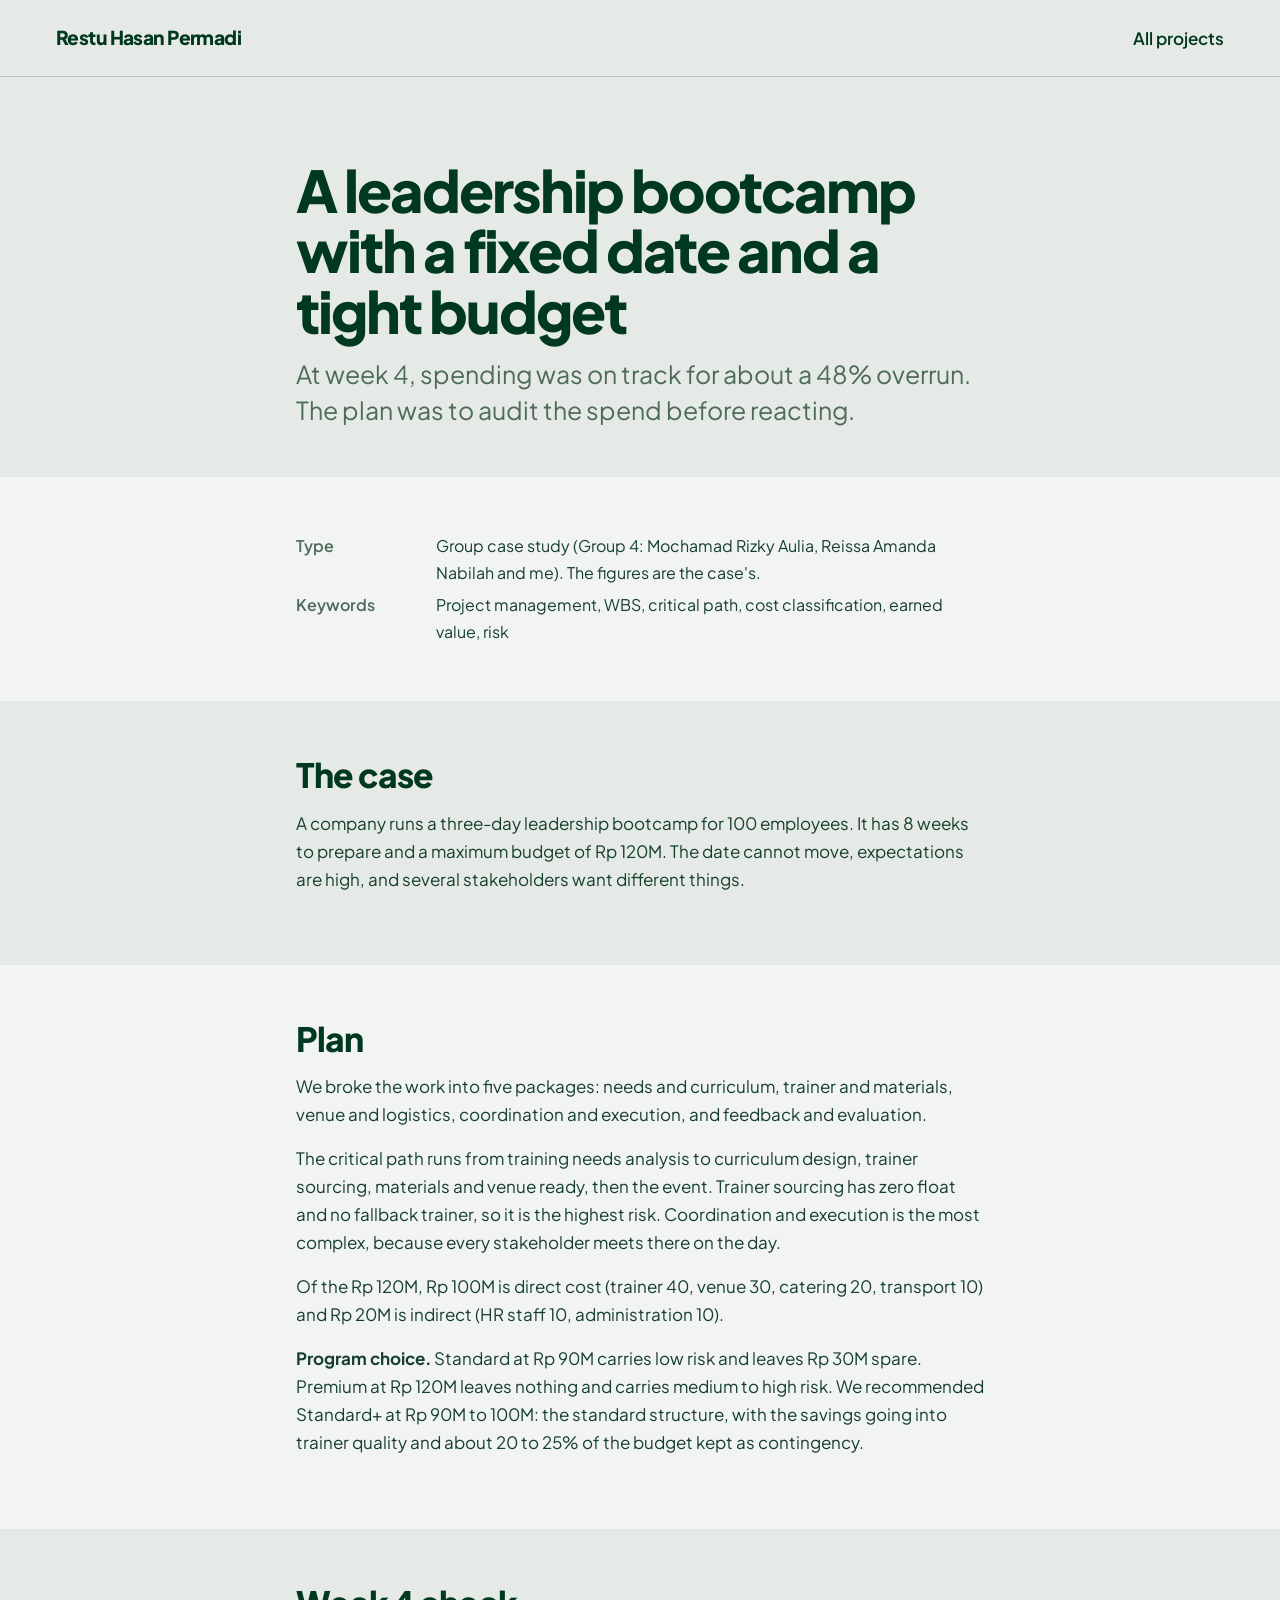
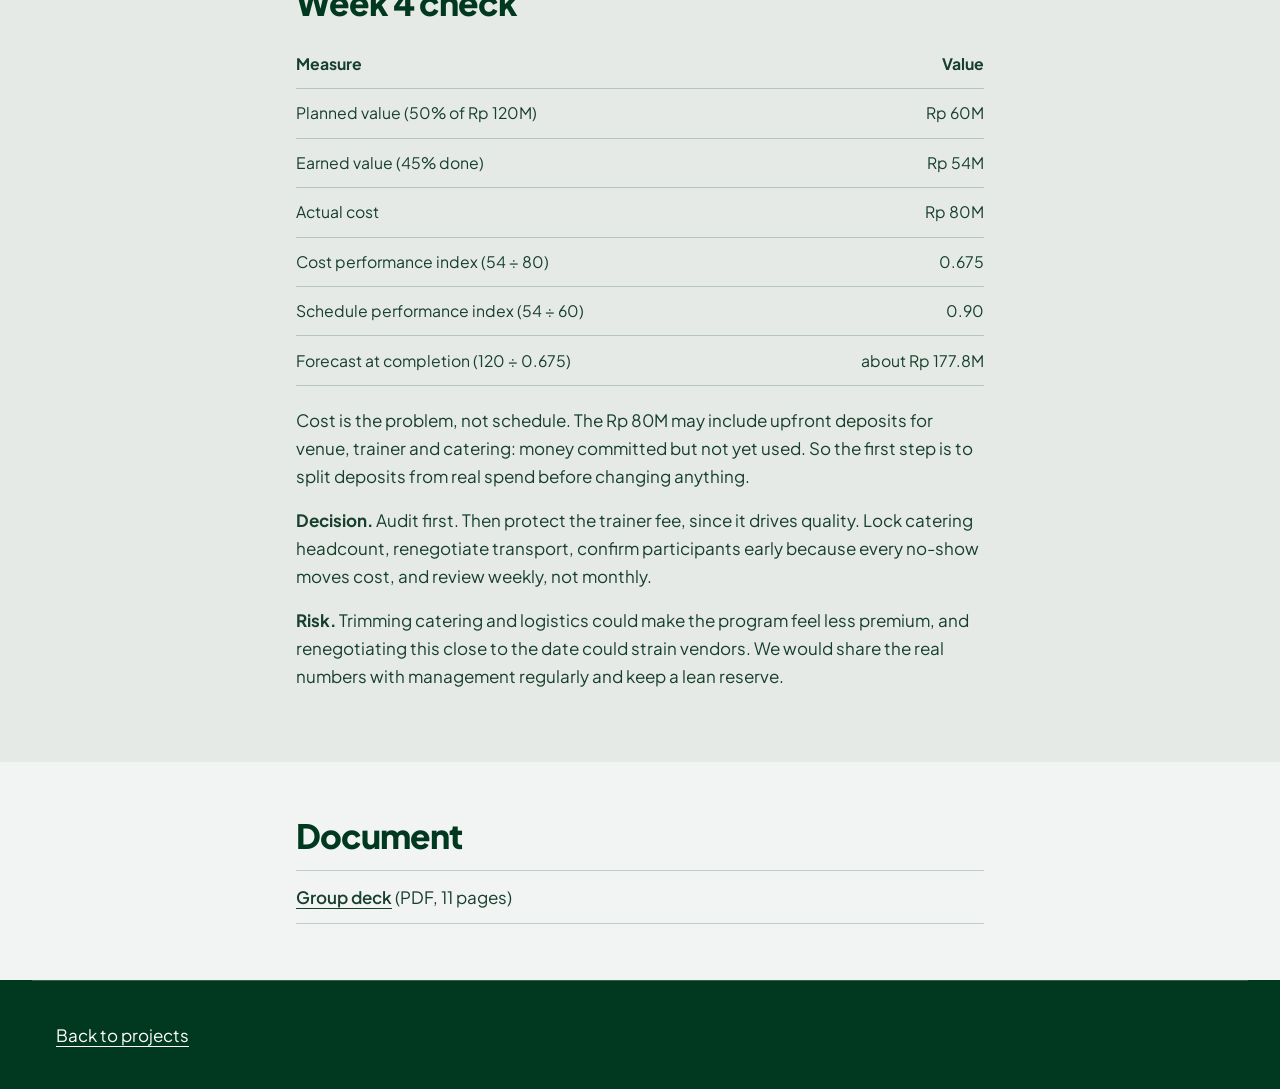
<file: leadership-bootcamp.html>
<!DOCTYPE html>
<html lang="en">
<head>
  <meta charset="utf-8">
  <meta name="viewport" content="width=device-width, initial-scale=1">
  <title>Leadership Bootcamp: Schedule and Cost | Restu Hasan Permadi</title>
  <link rel="preconnect" href="https://fonts.googleapis.com"><link rel="preconnect" href="https://fonts.gstatic.com" crossorigin>
  <link rel="stylesheet" href="https://fonts.googleapis.com/css2?family=Plus+Jakarta+Sans:wght@300;400;500;600;700;800&display=swap">
  <link rel="stylesheet" href="style.css">
</head>
<body class="case">

<header class="site">
  <nav class="wrap" aria-label="Sections">
    <a class="name" href="index.html">Restu Hasan Permadi</a>
    <a href="index.html#works">All projects</a>
  </nav>
</header>

<main>
  <section class="hero wrap">
    <h1>A leadership bootcamp with a fixed date and a tight budget</h1>
    <p class="lead">At week 4, spending was on track for about a 48% overrun. The plan was to audit the spend before reacting.</p>
  </section>

  <section class="gray">
    <div class="body">
      <dl class="facts" style="margin-top:0">
        <dt>Type</dt><dd>Group case study (Group 4: Mochamad Rizky Aulia, Reissa Amanda Nabilah and me). The figures are the case's.</dd>
        <dt>Keywords</dt><dd>Project management, WBS, critical path, cost classification, earned value, risk</dd>
      </dl>
    </div>
  </section>

  <section>
    <h2>The case</h2>
    <div class="body">
      <p>A company runs a three-day leadership bootcamp for 100 employees. It has 8 weeks to prepare and a maximum budget of Rp 120M. The date cannot move, expectations are high, and several stakeholders want different things.</p>
    </div>
  </section>

  <section class="gray">
    <h2>Plan</h2>
    <div class="body">
      <p>We broke the work into five packages: needs and curriculum, trainer and materials, venue and logistics, coordination and execution, and feedback and evaluation.</p>
      <p>The critical path runs from training needs analysis to curriculum design, trainer sourcing, materials and venue ready, then the event. Trainer sourcing has zero float and no fallback trainer, so it is the highest risk. Coordination and execution is the most complex, because every stakeholder meets there on the day.</p>
      <p>Of the Rp 120M, Rp 100M is direct cost (trainer 40, venue 30, catering 20, transport 10) and Rp 20M is indirect (HR staff 10, administration 10).</p>
      <p><strong>Program choice.</strong> Standard at Rp 90M carries low risk and leaves Rp 30M spare. Premium at Rp 120M leaves nothing and carries medium to high risk. We recommended Standard+ at Rp 90M to 100M: the standard structure, with the savings going into trainer quality and about 20 to 25% of the budget kept as contingency.</p>
    </div>
  </section>

  <section>
    <h2>Week 4 check</h2>
    <div class="body">
      <table>
        <tr><th>Measure</th><th class="n">Value</th></tr>
        <tr><td>Planned value (50% of Rp 120M)</td><td class="n">Rp 60M</td></tr>
        <tr><td>Earned value (45% done)</td><td class="n">Rp 54M</td></tr>
        <tr><td>Actual cost</td><td class="n">Rp 80M</td></tr>
        <tr><td>Cost performance index (54 ÷ 80)</td><td class="n">0.675</td></tr>
        <tr><td>Schedule performance index (54 ÷ 60)</td><td class="n">0.90</td></tr>
        <tr><td>Forecast at completion (120 ÷ 0.675)</td><td class="n">about Rp 177.8M</td></tr>
      </table>
      <p>Cost is the problem, not schedule. The Rp 80M may include upfront deposits for venue, trainer and catering: money committed but not yet used. So the first step is to split deposits from real spend before changing anything.</p>
      <p><strong>Decision.</strong> Audit first. Then protect the trainer fee, since it drives quality. Lock catering headcount, renegotiate transport, confirm participants early because every no-show moves cost, and review weekly, not monthly.</p>
      <p><strong>Risk.</strong> Trimming catering and logistics could make the program feel less premium, and renegotiating this close to the date could strain vendors. We would share the real numbers with management regularly and keep a lean reserve.</p>
    </div>
  </section>

  <section class="gray">
    <h2>Document</h2>
    <div class="body">
      <ul class="docs">
        <li><a href="files/leadership-bootcamp-schedule-cost.pdf">Group deck</a> (PDF, 11 pages)</li>
      </ul>
    </div>
  </section>
</main>

<footer class="foot"><div class="wrap"><a href="index.html#works">Back to projects</a></div></footer>

</body>
</html>
</file>
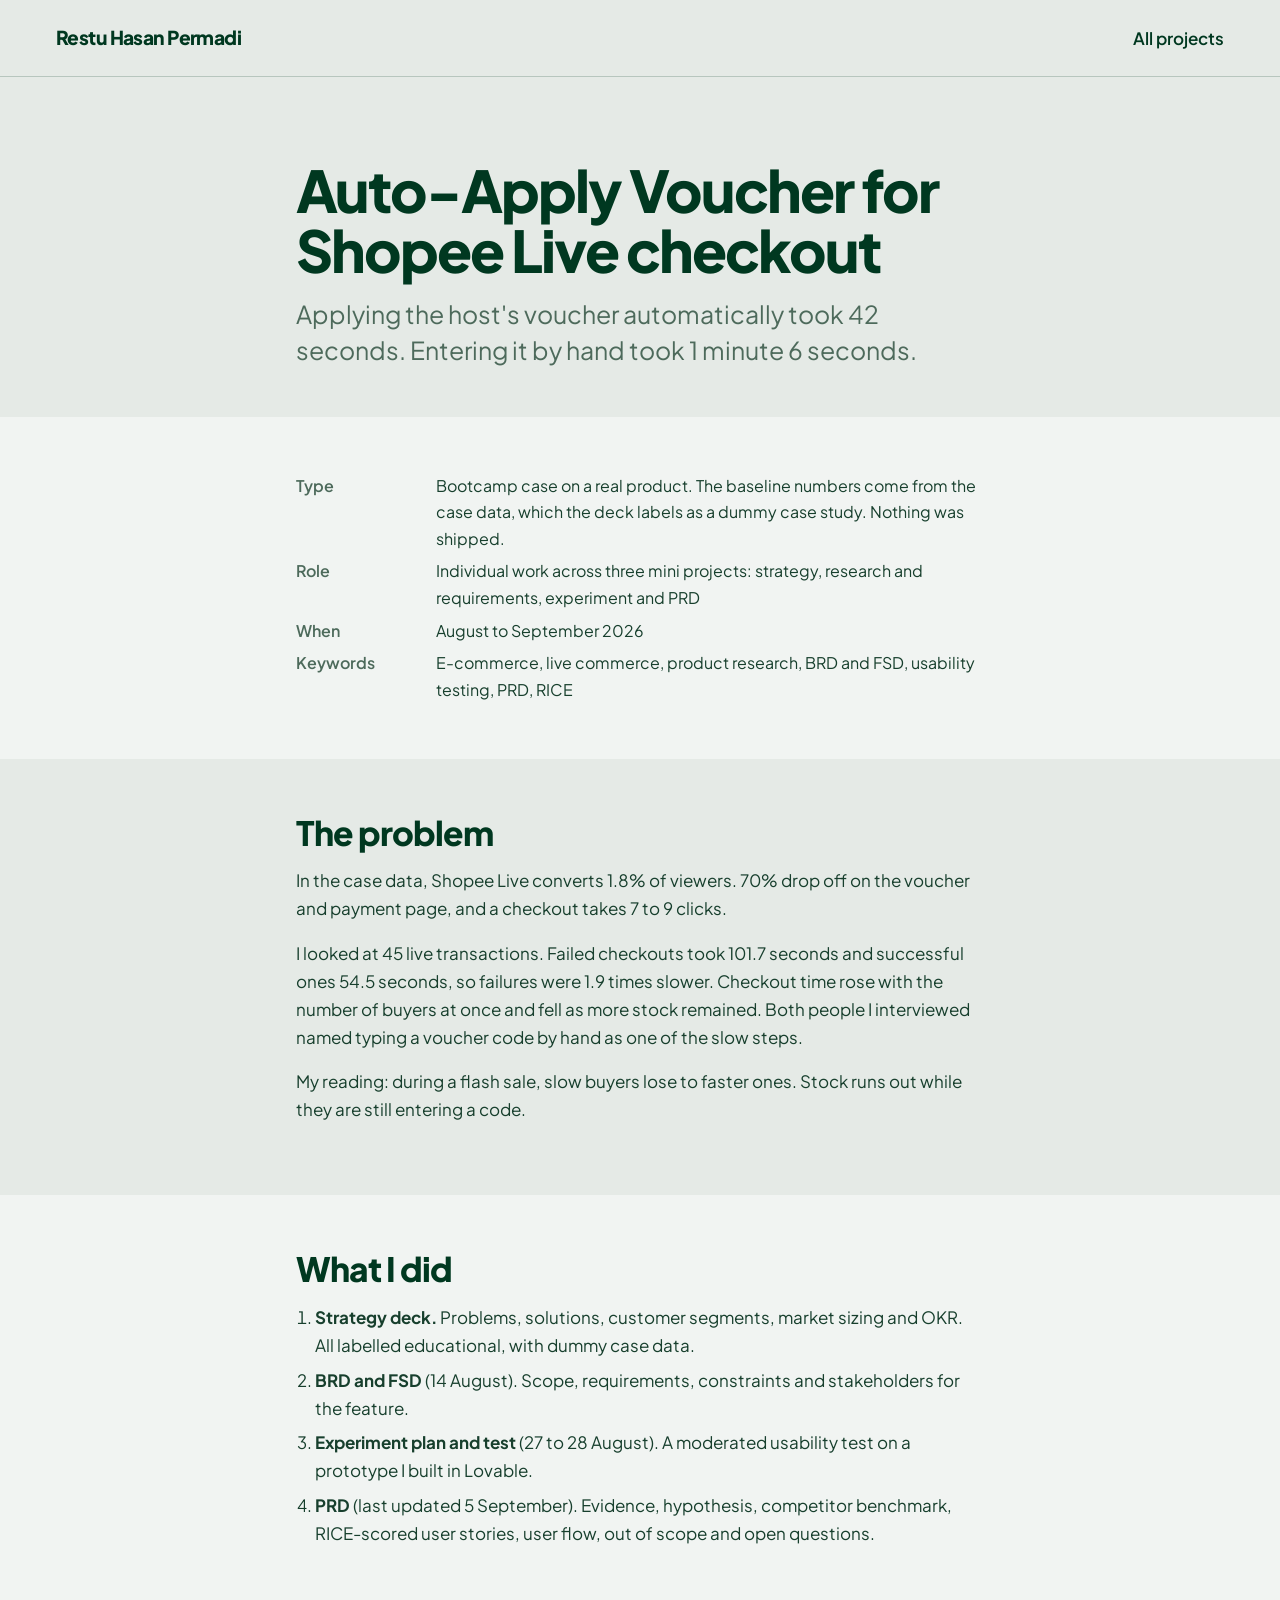
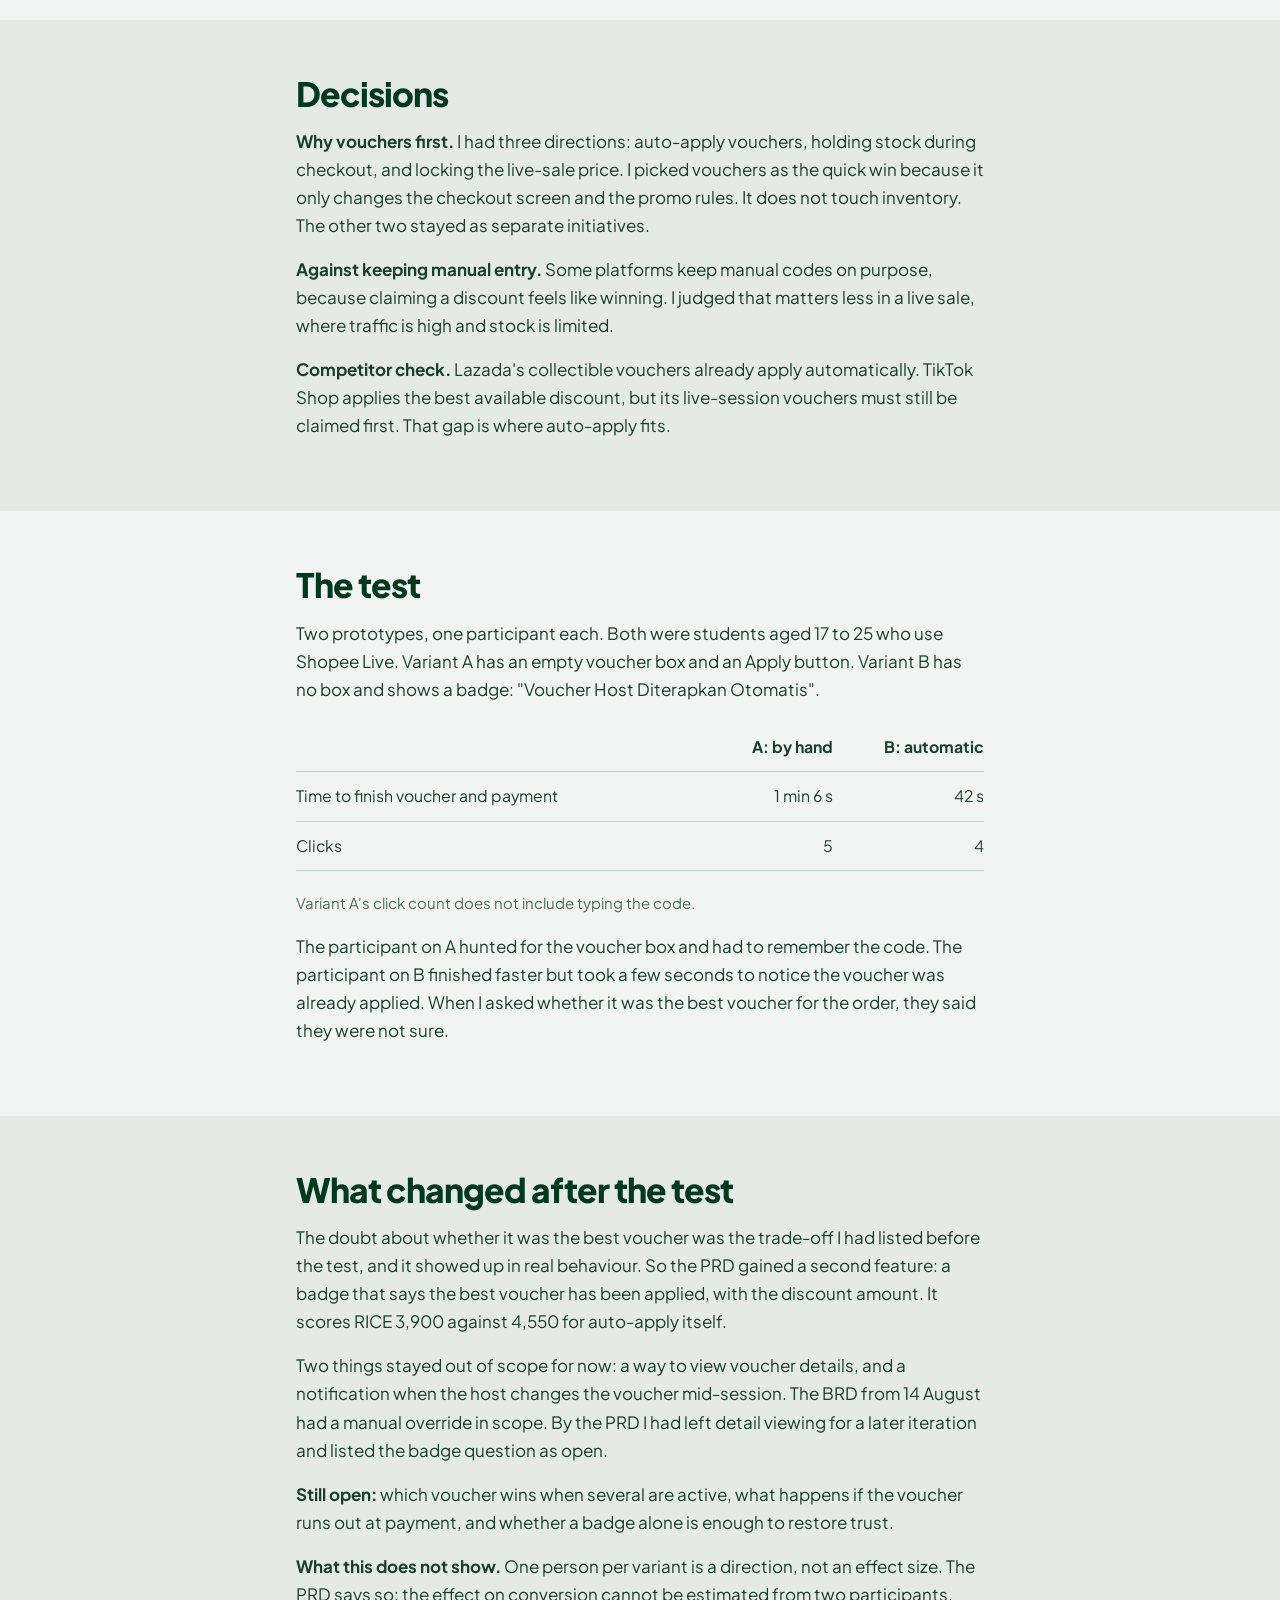
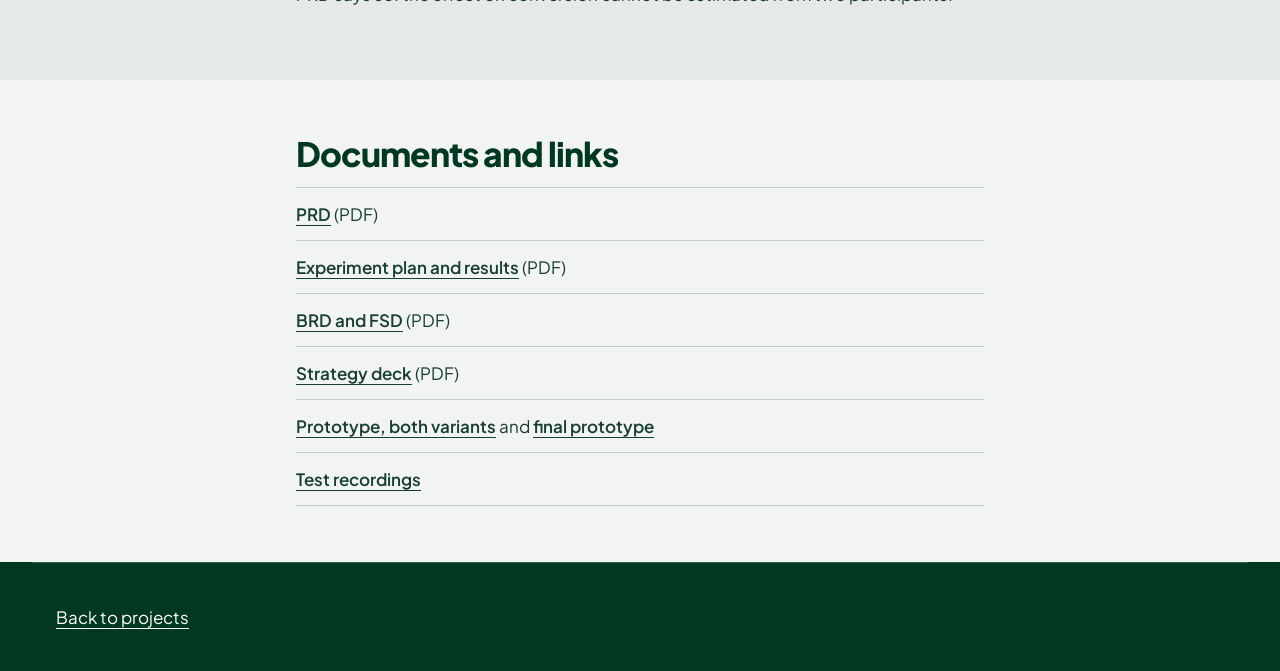
<file: shopee-live.html>
<!DOCTYPE html>
<html lang="en">
<head>
  <meta charset="utf-8">
  <meta name="viewport" content="width=device-width, initial-scale=1">
  <title>Shopee Live: Auto-Apply Voucher | Restu Hasan Permadi</title>
  <link rel="preconnect" href="https://fonts.googleapis.com"><link rel="preconnect" href="https://fonts.gstatic.com" crossorigin>
  <link rel="stylesheet" href="https://fonts.googleapis.com/css2?family=Plus+Jakarta+Sans:wght@300;400;500;600;700;800&display=swap">
  <link rel="stylesheet" href="style.css">
</head>
<body class="case">

<header class="site">
  <nav class="wrap" aria-label="Sections">
    <a class="name" href="index.html">Restu Hasan Permadi</a>
    <a href="index.html#works">All projects</a>
  </nav>
</header>

<main>
  <section class="hero wrap">
    <h1>Auto-Apply Voucher for Shopee Live checkout</h1>
    <p class="lead">Applying the host's voucher automatically took 42 seconds. Entering it by hand took 1 minute 6 seconds.</p>
  </section>

  <section class="gray">
    <div class="body">
      <dl class="facts" style="margin-top:0">
        <dt>Type</dt><dd>Bootcamp case on a real product. The baseline numbers come from the case data, which the deck labels as a dummy case study. Nothing was shipped.</dd>
        <dt>Role</dt><dd>Individual work across three mini projects: strategy, research and requirements, experiment and PRD</dd>
        <dt>When</dt><dd>August to September 2026</dd>
        <dt>Keywords</dt><dd>E-commerce, live commerce, product research, BRD and FSD, usability testing, PRD, RICE</dd>
      </dl>
    </div>
  </section>

  <section>
    <h2>The problem</h2>
    <div class="body">
      <p>In the case data, Shopee Live converts 1.8% of viewers. 70% drop off on the voucher and payment page, and a checkout takes 7 to 9 clicks.</p>
      <p>I looked at 45 live transactions. Failed checkouts took 101.7 seconds and successful ones 54.5 seconds, so failures were 1.9 times slower. Checkout time rose with the number of buyers at once and fell as more stock remained. Both people I interviewed named typing a voucher code by hand as one of the slow steps.</p>
      <p>My reading: during a flash sale, slow buyers lose to faster ones. Stock runs out while they are still entering a code.</p>
    </div>
  </section>

  <section class="gray">
    <h2>What I did</h2>
    <div class="body">
      <ol>
        <li><strong>Strategy deck.</strong> Problems, solutions, customer segments, market sizing and OKR. All labelled educational, with dummy case data.</li>
        <li><strong>BRD and FSD</strong> (14 August). Scope, requirements, constraints and stakeholders for the feature.</li>
        <li><strong>Experiment plan and test</strong> (27 to 28 August). A moderated usability test on a prototype I built in Lovable.</li>
        <li><strong>PRD</strong> (last updated 5 September). Evidence, hypothesis, competitor benchmark, RICE-scored user stories, user flow, out of scope and open questions.</li>
      </ol>
    </div>
  </section>

  <section>
    <h2>Decisions</h2>
    <div class="body">
      <p><strong>Why vouchers first.</strong> I had three directions: auto-apply vouchers, holding stock during checkout, and locking the live-sale price. I picked vouchers as the quick win because it only changes the checkout screen and the promo rules. It does not touch inventory. The other two stayed as separate initiatives.</p>
      <p><strong>Against keeping manual entry.</strong> Some platforms keep manual codes on purpose, because claiming a discount feels like winning. I judged that matters less in a live sale, where traffic is high and stock is limited.</p>
      <p><strong>Competitor check.</strong> Lazada's collectible vouchers already apply automatically. TikTok Shop applies the best available discount, but its live-session vouchers must still be claimed first. That gap is where auto-apply fits.</p>
    </div>
  </section>

  <section class="gray">
    <h2>The test</h2>
    <div class="body">
      <p>Two prototypes, one participant each. Both were students aged 17 to 25 who use Shopee Live. Variant A has an empty voucher box and an Apply button. Variant B has no box and shows a badge: "Voucher Host Diterapkan Otomatis".</p>
      <table>
        <tr><th></th><th class="n">A: by hand</th><th class="n">B: automatic</th></tr>
        <tr><td>Time to finish voucher and payment</td><td class="n">1 min 6 s</td><td class="n">42 s</td></tr>
        <tr><td>Clicks</td><td class="n">5</td><td class="n">4</td></tr>
      </table>
      <p class="note">Variant A's click count does not include typing the code.</p>
      <p>The participant on A hunted for the voucher box and had to remember the code. The participant on B finished faster but took a few seconds to notice the voucher was already applied. When I asked whether it was the best voucher for the order, they said they were not sure.</p>
    </div>
  </section>

  <section>
    <h2>What changed after the test</h2>
    <div class="body">
      <p>The doubt about whether it was the best voucher was the trade-off I had listed before the test, and it showed up in real behaviour. So the PRD gained a second feature: a badge that says the best voucher has been applied, with the discount amount. It scores RICE 3,900 against 4,550 for auto-apply itself.</p>
      <p>Two things stayed out of scope for now: a way to view voucher details, and a notification when the host changes the voucher mid-session. The BRD from 14 August had a manual override in scope. By the PRD I had left detail viewing for a later iteration and listed the badge question as open.</p>
      <p><strong>Still open:</strong> which voucher wins when several are active, what happens if the voucher runs out at payment, and whether a badge alone is enough to restore trust.</p>
      <p><strong>What this does not show.</strong> One person per variant is a direction, not an effect size. The PRD says so: the effect on conversion cannot be estimated from two participants.</p>
    </div>
  </section>

  <section class="gray">
    <h2>Documents and links</h2>
    <div class="body">
      <ul class="docs">
        <li><a href="files/shopee-prd.pdf">PRD</a> (PDF)</li>
        <li><a href="files/shopee-experiment-plan.pdf">Experiment plan and results</a> (PDF)</li>
        <li><a href="files/shopee-brd-fsd.pdf">BRD and FSD</a> (PDF)</li>
        <li><a href="files/shopee-strategy-deck.pdf">Strategy deck</a> (PDF)</li>
        <li><a href="https://preview--shopee-live-checkout-click.lovable.app/">Prototype, both variants</a> and <a href="https://preview--shopee-live-checkout-click.lovable.app/b">final prototype</a></li>
        <li><a href="https://drive.google.com/drive/folders/17AXqIg--DqZkjQwbL__bLeEZPMHKTLH0">Test recordings</a></li>
      </ul>
    </div>
  </section>
</main>

<footer class="foot"><div class="wrap"><a href="index.html#works">Back to projects</a></div></footer>

</body>
</html>
</file>
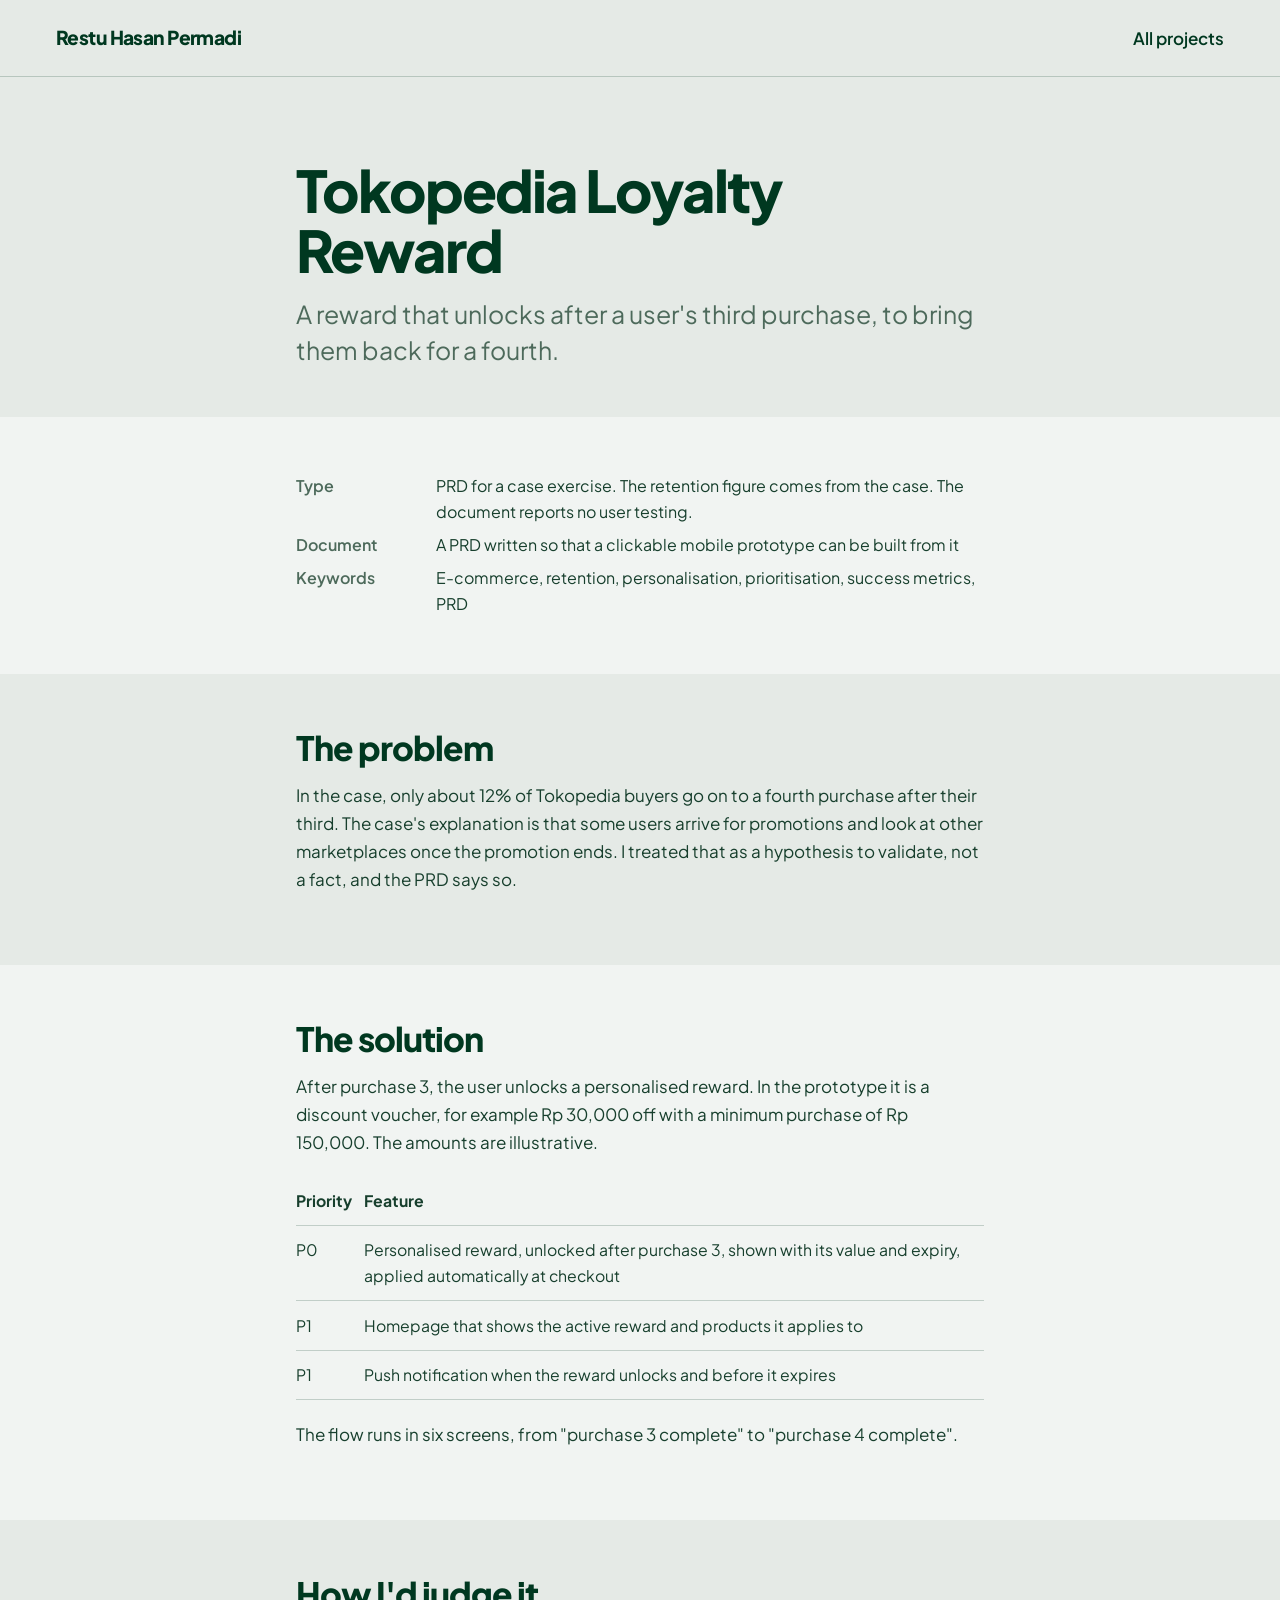
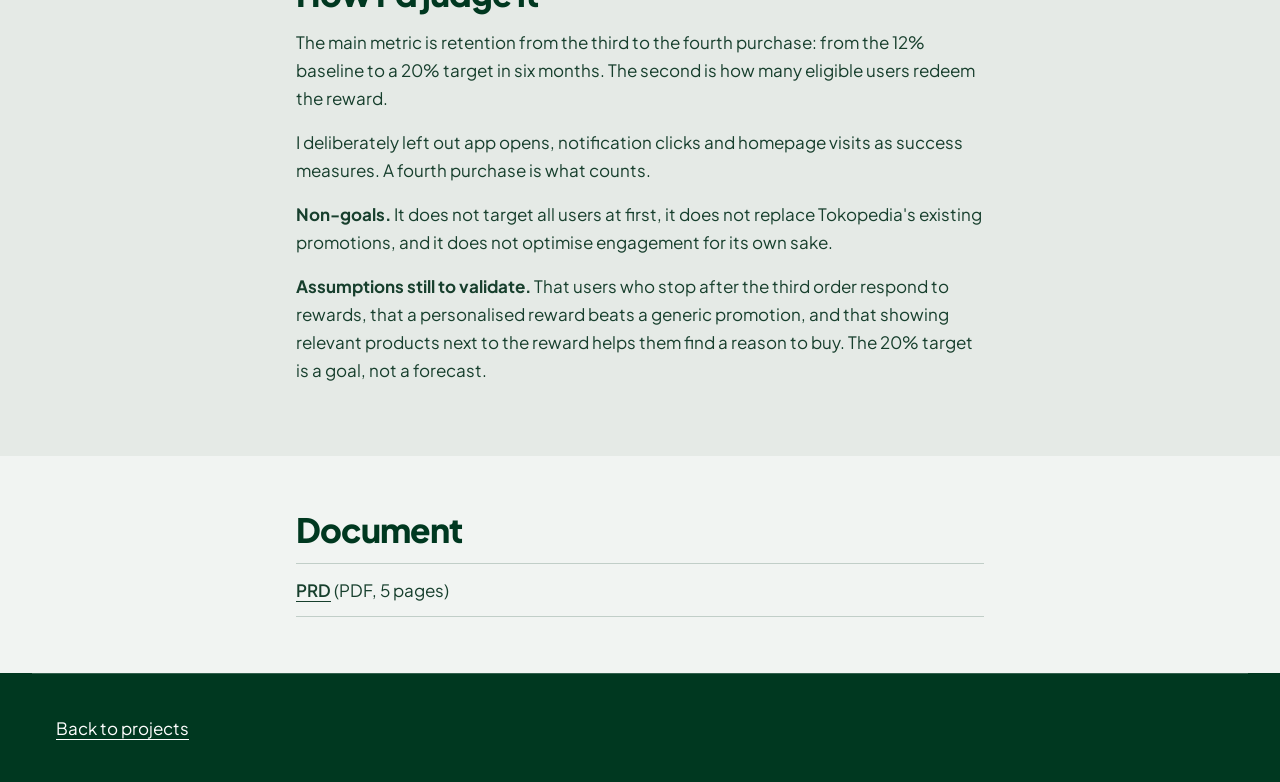
<file: tokopedia-loyalty.html>
<!DOCTYPE html>
<html lang="en">
<head>
  <meta charset="utf-8">
  <meta name="viewport" content="width=device-width, initial-scale=1">
  <title>Tokopedia Loyalty Reward | Restu Hasan Permadi</title>
  <link rel="preconnect" href="https://fonts.googleapis.com"><link rel="preconnect" href="https://fonts.gstatic.com" crossorigin>
  <link rel="stylesheet" href="https://fonts.googleapis.com/css2?family=Plus+Jakarta+Sans:wght@300;400;500;600;700;800&display=swap">
  <link rel="stylesheet" href="style.css">
</head>
<body class="case">

<header class="site">
  <nav class="wrap" aria-label="Sections">
    <a class="name" href="index.html">Restu Hasan Permadi</a>
    <a href="index.html#works">All projects</a>
  </nav>
</header>

<main>
  <section class="hero wrap">
    <h1>Tokopedia Loyalty Reward</h1>
    <p class="lead">A reward that unlocks after a user's third purchase, to bring them back for a fourth.</p>
  </section>

  <section class="gray">
    <div class="body">
      <dl class="facts" style="margin-top:0">
        <dt>Type</dt><dd>PRD for a case exercise. The retention figure comes from the case. The document reports no user testing.</dd>
        <dt>Document</dt><dd>A PRD written so that a clickable mobile prototype can be built from it</dd>
        <dt>Keywords</dt><dd>E-commerce, retention, personalisation, prioritisation, success metrics, PRD</dd>
      </dl>
    </div>
  </section>

  <section>
    <h2>The problem</h2>
    <div class="body">
      <p>In the case, only about 12% of Tokopedia buyers go on to a fourth purchase after their third. The case's explanation is that some users arrive for promotions and look at other marketplaces once the promotion ends. I treated that as a hypothesis to validate, not a fact, and the PRD says so.</p>
    </div>
  </section>

  <section class="gray">
    <h2>The solution</h2>
    <div class="body">
      <p>After purchase 3, the user unlocks a personalised reward. In the prototype it is a discount voucher, for example Rp 30,000 off with a minimum purchase of Rp 150,000. The amounts are illustrative.</p>
      <table>
        <tr><th>Priority</th><th>Feature</th></tr>
        <tr><td>P0</td><td>Personalised reward, unlocked after purchase 3, shown with its value and expiry, applied automatically at checkout</td></tr>
        <tr><td>P1</td><td>Homepage that shows the active reward and products it applies to</td></tr>
        <tr><td>P1</td><td>Push notification when the reward unlocks and before it expires</td></tr>
      </table>
      <p>The flow runs in six screens, from "purchase 3 complete" to "purchase 4 complete".</p>
    </div>
  </section>

  <section>
    <h2>How I'd judge it</h2>
    <div class="body">
      <p>The main metric is retention from the third to the fourth purchase: from the 12% baseline to a 20% target in six months. The second is how many eligible users redeem the reward.</p>
      <p>I deliberately left out app opens, notification clicks and homepage visits as success measures. A fourth purchase is what counts.</p>
      <p><strong>Non-goals.</strong> It does not target all users at first, it does not replace Tokopedia's existing promotions, and it does not optimise engagement for its own sake.</p>
      <p><strong>Assumptions still to validate.</strong> That users who stop after the third order respond to rewards, that a personalised reward beats a generic promotion, and that showing relevant products next to the reward helps them find a reason to buy. The 20% target is a goal, not a forecast.</p>
    </div>
  </section>

  <section class="gray">
    <h2>Document</h2>
    <div class="body">
      <ul class="docs">
        <li><a href="files/tokopedia-loyalty-reward-prd.pdf">PRD</a> (PDF, 5 pages)</li>
      </ul>
    </div>
  </section>
</main>

<footer class="foot"><div class="wrap"><a href="index.html#works">Back to projects</a></div></footer>

</body>
</html>
</file>
<file: style.css>
:root{
  --pale:#e5eae6;--card:#f1f4f2;--green:#003820;--green2:#0b4b2f;--mut:#4d6a5b;--line:rgba(0,56,32,.2);
  --sans:"Plus Jakarta Sans",-apple-system,BlinkMacSystemFont,"Segoe UI","Helvetica Neue",system-ui,sans-serif;
  --ease:cubic-bezier(.2,.7,.2,1);
}
*{box-sizing:border-box}
html{scroll-behavior:smooth;scroll-padding-top:5.5rem;background:var(--pale)}
body{margin:0;background:var(--pale);color:var(--green);font:400 1.0625rem/1.65 var(--sans);-webkit-font-smoothing:antialiased;overflow-x:hidden}
h1,h2,h3{font-weight:800;line-height:1.05;letter-spacing:-.03em;margin:0 0 1rem}
h2{font-size:clamp(2.1rem,4.6vw,3.5rem)}
h3{font-size:1.25rem;letter-spacing:-.02em}
p{margin:0 0 1rem}
a{color:inherit;text-underline-offset:.22em}
a:focus-visible,button:focus-visible{outline:2px solid var(--green);outline-offset:3px}
.wrap{max-width:76rem;margin:0 auto;padding:0 1.5rem}
.mut{color:var(--mut)}
.eyebrow{font-weight:600;font-size:.9375rem;margin:0 0 .85rem;display:flex;align-items:center;gap:.65rem}
.eyebrow::before{content:"";width:2rem;height:2px;background:currentColor}
.sub-p{max-width:40rem;color:var(--mut);margin-bottom:2.5rem;font-size:1.125rem}
.lead{font-size:clamp(1.2rem,2.2vw,1.55rem);line-height:1.45;font-weight:400}
.print-only{display:none}

/* Buttons */
.btn{display:inline-flex;align-items:center;justify-content:center;gap:.5rem;padding:.8rem 1.35rem;border-radius:12px;background:var(--green);color:#fff;border:2px solid var(--green);font:600 1rem/1.2 var(--sans);text-decoration:none;cursor:pointer;transition:transform .25s var(--ease),background .25s,color .25s}
.btn:hover{transform:translateY(-2px);background:var(--green2);border-color:var(--green2);color:#fff}
.btn.ghost{background:transparent;color:var(--green)}
.btn.ghost:hover{background:var(--green);color:#fff}
.btn.light{background:#fff;color:var(--green);border-color:#fff}
.btn.light:hover{background:var(--pale);border-color:var(--pale);color:var(--green)}
.btn.outline{background:transparent;color:#fff;border-color:rgba(255,255,255,.6)}
.btn.outline:hover{background:#fff;color:var(--green);border-color:#fff}

/* Top bar */
.site{position:fixed;top:0;left:0;right:0;z-index:300;transition:transform .45s var(--ease),background .3s,box-shadow .3s}
.site.solid{background:rgba(229,234,230,.92);-webkit-backdrop-filter:blur(12px);backdrop-filter:blur(12px);box-shadow:0 1px 0 var(--line)}
.site.hide{transform:translateY(-100%)}
.site .wrap{display:flex;align-items:center;justify-content:space-between;height:5.75rem;transition:height .3s}
.site.solid .wrap{height:4.75rem}
.logo{font-weight:800;font-size:1.5rem;line-height:.95;letter-spacing:-.04em;text-decoration:none;color:var(--green)}
.nav-links{display:flex;align-items:center;gap:2.25rem}
.nav-links a:not(.btn){text-decoration:none;font-size:1.125rem;position:relative}
.nav-links a:not(.btn)::after{content:"";position:absolute;left:0;right:0;bottom:-.3rem;height:2px;background:var(--green);transform:scaleX(0);transform-origin:left;transition:transform .35s var(--ease)}
.nav-links a:not(.btn):hover::after{transform:scaleX(1)}

/* Hero */
.hero{position:relative;overflow:hidden;padding-top:6.75rem;--sy:0}
.hero-top{display:grid;grid-template-columns:1fr 1.4fr;gap:3rem;align-items:start;padding-top:3.5rem}
.hey{font-size:1.5rem;font-weight:300;margin:0 0 .4rem;animation:up .9s var(--ease) both}
.hello h1{font-size:clamp(3.25rem,7.4vw,6.25rem);line-height:.98;letter-spacing:-.04em;margin:0}
.hello h1 span{display:block;overflow:hidden;padding-bottom:.06em}
.hello h1 span{animation:up 1s var(--ease) both}
.hello h1 span:nth-child(2){animation-delay:.1s}.hello h1 span:nth-child(3){animation-delay:.2s}
.intro{padding-top:5.75rem;animation:up 1s .3s var(--ease) both}
.sub{font-size:clamp(1.25rem,2vw,1.65rem);line-height:1.4;max-width:44rem}
.cta-link{display:inline-flex;gap:.5rem;margin-top:1.5rem;font-weight:700;font-size:1.5rem;letter-spacing:-.02em;text-decoration:none}
.cta-link span{display:inline-block;transition:transform .3s var(--ease)}
.cta-link:hover span{transform:translateX(8px)}
@keyframes up{from{opacity:0;transform:translateY(46px)}to{opacity:1;transform:none}}

.stage{position:relative;height:clamp(28rem,43vw,40rem);margin-top:1rem}
.pill{position:absolute;display:block;background:var(--green);border-radius:999px}
.pa{width:min(34rem,50vw);height:min(9.5rem,13vw);left:50%;top:14%;margin-left:-8%;transform:rotate(-37deg) translateY(calc(var(--sy) * -.06px));animation:pill-a 1.2s .2s var(--ease) both}
.pb{width:min(22rem,34vw);height:min(9.5rem,13vw);left:46%;top:60%;transform:translateY(calc(var(--sy) * .08px));animation:pill-b 1.2s .35s var(--ease) both}
@keyframes pill-a{from{opacity:0;transform:rotate(-37deg) translate(-90px,60px)}to{opacity:1}}
@keyframes pill-b{from{opacity:0;transform:translateX(120px)}to{opacity:1}}
.photo{position:absolute;left:52%;bottom:0;height:100%;width:auto;transform:translateX(-50%);animation:rise 1.2s .25s var(--ease) both}
@keyframes rise{from{opacity:0;transform:translate(-50%,70px)}to{opacity:1;transform:translate(-50%,0)}}
.stat{position:absolute;text-align:center;animation:up 1s .7s var(--ease) both}
.stat b{display:block;font-size:clamp(2.25rem,4vw,3.1rem);font-weight:800;letter-spacing:-.04em;line-height:1}
.stat span{display:block;font-size:1.25rem;line-height:1.3;margin-top:.35rem}
.s1{left:12%;bottom:4rem}
.s2{right:3%;bottom:2.5rem}
.squig{position:absolute;fill:none;stroke:var(--green);stroke-width:3;stroke-linecap:round;stroke-linejoin:round;overflow:visible}
.squig path{stroke-dasharray:1;stroke-dashoffset:1;animation:draw 2s 1s var(--ease) forwards}
.q1{width:7rem;left:26%;bottom:3.5rem}
.q2{width:8.5rem;right:22%;bottom:3.5rem}
@keyframes draw{to{stroke-dashoffset:0}}

/* Sections */
.sec{padding:7rem 0;position:relative}
.sec.tight{padding:4.5rem 0}
.two{display:grid;grid-template-columns:1fr 1.35fr;gap:4rem;align-items:start}
.two h2{margin:0}
.about .mut{font-size:1.0625rem}
.facts3{display:grid;grid-template-columns:repeat(3,1fr);gap:1.25rem;margin-top:4rem}
.fact{background:var(--card);border-radius:22px;padding:1.75rem 1.75rem 1.6rem;display:flex;flex-direction:column;gap:.5rem}
.fact b{font-size:clamp(2.5rem,4.4vw,3.6rem);font-weight:800;letter-spacing:-.04em;line-height:1}
.fact span{color:var(--mut);font-size:1rem;line-height:1.45}

.marq{overflow:hidden;margin-top:3rem;-webkit-mask-image:linear-gradient(90deg,transparent,#000 8%,#000 92%,transparent);mask-image:linear-gradient(90deg,transparent,#000 8%,#000 92%,transparent)}
.marq+.marq{margin-top:1rem}
.marq-track{display:flex;gap:1rem;width:max-content;animation:marq 45s linear infinite}
.marq.rev .marq-track{animation-direction:reverse;animation-duration:55s}
.marq:hover .marq-track{animation-play-state:paused}
.marq-track span{white-space:nowrap;padding:.85rem 1.6rem;border:2px solid var(--green);border-radius:999px;font-weight:600;font-size:1.0625rem}
.marq.rev .marq-track span{background:var(--green);color:#fff}
@keyframes marq{to{transform:translateX(-50%)}}

/* Dark green section */
.dark{background:var(--green);color:#fff;border-radius:40px 40px 0 0;margin-top:-1px}
.dark .eyebrow,.dark .sub-p{color:#fff}
.dark .sub-p{opacity:.8}
.tabs{display:flex;flex-wrap:wrap;gap:.75rem;margin-bottom:2.5rem}
.tabs button{font:600 1rem var(--sans);padding:.8rem 1.4rem;border-radius:999px;border:2px solid rgba(255,255,255,.45);background:transparent;color:#fff;cursor:pointer;transition:background .25s,color .25s,border-color .25s}
.tabs button:hover{border-color:#fff}
.tabs button[aria-selected=true]{background:#fff;color:var(--green);border-color:#fff}
.chips{display:flex;flex-wrap:wrap;gap:.9rem;min-height:11rem;align-content:flex-start}
.chips span{padding:1rem 1.5rem;border-radius:16px;background:rgba(255,255,255,.1);border:1px solid rgba(255,255,255,.18);font-size:1.0625rem;font-weight:500}
.chips.swap span{animation:chip .6s var(--ease) both;animation-delay:calc(var(--i) * 55ms)}
@keyframes chip{from{opacity:0;transform:translateY(22px) scale(.96)}to{opacity:1;transform:none}}

/* Experience accordion */
.dark+.sec{padding-top:7rem}
.acc{border-top:2px solid var(--green);margin-top:2.5rem}
.acc-item{border-bottom:1px solid var(--line)}
.acc-head{display:grid;grid-template-columns:1fr auto auto;gap:1.5rem;align-items:center;width:100%;padding:1.75rem 0;background:none;border:0;color:inherit;font:inherit;text-align:left;cursor:pointer}
.acc-head .t strong{display:block;font-size:clamp(1.25rem,2.2vw,1.65rem);font-weight:700;letter-spacing:-.02em;line-height:1.2}
.acc-head .t em{display:block;font-style:normal;color:var(--mut);margin-top:.3rem}
.acc-head .d{font-weight:500;white-space:nowrap}
.acc-head .m{font-weight:600;min-width:6.5rem;text-align:right;position:relative}
.acc-head .m .c{display:none}
.acc-head[aria-expanded=true] .m .o{display:none}.acc-head[aria-expanded=true] .m .c{display:inline}
.acc-head:hover .m{text-decoration:underline;text-underline-offset:.25em}
.acc-body{max-height:0;overflow:hidden;transition:max-height .5s var(--ease)}
.acc-body ul{margin:0;padding:0 0 1.75rem 1.2rem;color:var(--mut);max-width:48rem}
.acc-body li{margin:.35rem 0}
.sub-h{margin:4.5rem 0 0;font-size:clamp(1.5rem,3vw,2.1rem)}

/* Works */
.grid{display:grid;grid-template-columns:repeat(3,1fr);gap:1.5rem}
.card{display:flex;flex-direction:column;background:var(--card);border-radius:24px;overflow:hidden;text-decoration:none;color:var(--green);transition:transform .45s var(--ease),box-shadow .45s var(--ease)}
.card:hover{transform:translateY(-8px);box-shadow:0 28px 50px -28px rgba(0,56,32,.45)}
.card .img{display:block;aspect-ratio:16/10;overflow:hidden;background:#cfd8d2}
.card img{display:block;width:100%;height:100%;object-fit:cover;transition:transform .8s var(--ease)}
.card:hover img{transform:scale(1.06)}
.card .body{display:flex;flex-direction:column;gap:.7rem;padding:1.5rem 1.5rem 1.6rem;flex:1}
.card h3{margin:0;font-size:1.4rem;line-height:1.2}
.tags{display:flex;flex-wrap:wrap;gap:.5rem}
.tags i{font-style:normal;font-size:.8125rem;font-weight:600;padding:.3rem .75rem;border-radius:999px;background:#fff;border:1px solid var(--line)}
.line{color:var(--mut);font-size:.9875rem;line-height:1.5}
.more-l{margin-top:auto;font-weight:700;display:flex;gap:.4rem;padding-top:.6rem}
.more-l b{transition:transform .3s var(--ease)}
.card:hover .more-l b{transform:translateX(6px)}
.more-card{background:var(--green);color:#fff;justify-content:center}
.more-card:hover{transform:none;box-shadow:none}
.more-card .body{justify-content:center;align-items:flex-start;padding:2rem 1.75rem}
.more-card h3{font-size:1.6rem}
.more-card .line{color:rgba(255,255,255,.8)}
.more-card .btn{background:#fff;color:var(--green);border-color:#fff;margin-top:.75rem}
.more-card .btn:hover{background:var(--pale)}
.more-work{margin-top:3rem;max-width:52rem}
.list{list-style:none;margin:0;padding:0;border-top:2px solid var(--green)}
.list li{padding:1.15rem 0;border-bottom:1px solid var(--line);display:grid;grid-template-columns:1fr auto;gap:.25rem 1.5rem;align-items:baseline;margin:0}
.list strong{font-weight:700}
.list .d{grid-column:1;color:var(--mut);font-size:.9875rem}
.list .l{grid-row:1;grid-column:2;font-weight:600}

/* Testimonial */
.quote{background:var(--green);color:#fff;border-radius:32px;padding:clamp(2rem,5vw,4rem);display:grid;gap:1.5rem;justify-items:start}
.qm{width:3.25rem;fill:rgba(255,255,255,.35)}
.quote p{font-size:clamp(1.6rem,3.4vw,2.6rem);font-weight:500;line-height:1.25;letter-spacing:-.025em;max-width:48rem;margin:0}

/* Others */
.ogrid{display:grid;grid-template-columns:repeat(2,1fr);gap:1.5rem;margin-top:2.5rem}
.oc{position:relative;display:flex;flex-direction:column;gap:.4rem;min-height:12.5rem;padding:1.75rem;border-radius:24px;background:var(--card);text-decoration:none;color:var(--green);transition:transform .45s var(--ease),background .3s,color .3s}
.oc:hover{transform:translateY(-6px);background:var(--green);color:#fff}
.oc .ol{font-weight:600;font-size:.9375rem;opacity:.75}
.oc strong{font-size:1.65rem;font-weight:700;letter-spacing:-.02em;margin-top:auto;line-height:1.15}
.oc .os{opacity:.75}
.oc .oa{position:absolute;right:1.75rem;top:1.5rem;font-size:1.5rem;transition:transform .3s var(--ease)}
.oc:hover .oa{transform:translateX(6px)}

/* Closing call and footer */
.closing{background:var(--green);color:#fff;padding:7.5rem 0 7rem;border-radius:40px 40px 0 0;margin-top:3rem;overflow:hidden}
.closing h2{font-size:clamp(2.5rem,7vw,5.5rem);max-width:60rem;letter-spacing:-.045em}
.close-cta{display:flex;flex-wrap:wrap;gap:.9rem;margin-top:2.25rem}
.foot{background:var(--green);color:#fff;padding:0 0 2.5rem}
.foot .wrap{display:flex;justify-content:space-between;align-items:flex-end;gap:1.5rem;padding-top:2.5rem;border-top:1px solid rgba(255,255,255,.2)}
.foot .logo{color:#fff}
.foot-links{display:flex;gap:1.75rem;flex-wrap:wrap}
.foot-links a{text-decoration:none;opacity:.8}.foot-links a:hover{opacity:1;text-decoration:underline}

/* Reveal on scroll (slide up, with a little offset between neighbours) */
.js .rv{opacity:0;transform:translate3d(0,56px,0);transition:opacity .9s var(--ease),transform .9s var(--ease)}
.js .rv.r1{transition-delay:.1s}.js .rv.r2{transition-delay:.2s}
.js .rv.in{opacity:1;transform:none}
.js .oc.rv{transition:opacity .9s var(--ease),transform .45s var(--ease),background .3s,color .3s}
.js .card.rv{transition:opacity .9s var(--ease),transform .9s var(--ease),box-shadow .45s var(--ease)}
.js .card.rv.in{transition:opacity .9s var(--ease),transform .45s var(--ease),box-shadow .45s var(--ease)}

/* Case pages */
.case .hero.wrap{display:block;max-width:46rem;padding:10rem 1.5rem 3rem;overflow:visible}
.case .site{background:rgba(229,234,230,.92);-webkit-backdrop-filter:blur(12px);backdrop-filter:blur(12px);box-shadow:0 1px 0 var(--line)}
.case .site .wrap{height:4.75rem}
.case .site .wrap>a:not(.logo):not(.name){font-weight:600;text-decoration:none}
.case .site .name{font-weight:800;font-size:1.2rem;letter-spacing:-.03em;text-decoration:none}
.case .hero h1{font-size:clamp(2.1rem,5vw,3.6rem);line-height:1.05;letter-spacing:-.035em;animation:none}
.case .hero .lead{color:var(--mut);margin-bottom:0}
.case section{padding:3.5rem 0}
.case .gray{background:var(--card)}
.case section h2{max-width:46rem;margin-left:auto;margin-right:auto;padding:0 1.5rem;font-size:clamp(1.5rem,3vw,2.1rem)}
.body-wrap,.body{max-width:46rem;margin:0 auto;padding:0 1.5rem}
.case .body{color:#173f2d}
.case .body a,.case .docs a{font-weight:600}
.facts{display:grid;grid-template-columns:7.5rem 1fr;gap:.4rem 1.25rem;margin:1rem auto;font-size:1rem}
.facts dt{color:var(--mut);font-weight:600}
.facts dd{margin:0}
.case .facts{margin:0;max-width:none}
table{border-collapse:collapse;width:100%;font-size:.9875rem;margin:1.25rem 0}
th,td{text-align:left;padding:.7rem .75rem .7rem 0;border-bottom:1px solid var(--line);vertical-align:top}
th{font-weight:700}
td.n,th.n{text-align:right;padding-right:0;white-space:nowrap}
.docs{list-style:none;padding:0;margin:1rem 0 0}
.docs li{padding:.75rem 0;border-top:1px solid var(--line);margin:0}
.docs li:last-child{border-bottom:1px solid var(--line)}
ol,ul{padding-left:1.2rem}
li{margin-bottom:.4rem}
.note{font-size:.9375rem;color:var(--mut)}

@media (max-width:64rem){
  .grid{grid-template-columns:repeat(2,1fr)}
  .nav-links{gap:1.4rem}.nav-links a:not(.btn){font-size:1rem}
}
@media (max-width:52rem){
  .site .wrap{height:4.75rem}
  .nav-links a:not(.btn):not(:first-child){display:none}
  .nav-links a:nth-child(2){display:inline}
  .hero-top{grid-template-columns:1fr;gap:1.5rem;padding-top:2rem}
  .intro{padding-top:0}
  .stage{height:30rem}
  .photo{left:50%}
  .pa{left:44%;top:10%}.pb{left:50%;top:52%}
  .s1{left:2%;bottom:1.5rem}.s2{right:2%;bottom:7rem}
  .q1,.q2{display:none}
  .two{grid-template-columns:1fr;gap:1.5rem}
  .facts3{grid-template-columns:1fr}
  .sec{padding:5rem 0}
  .acc-head{grid-template-columns:1fr auto;gap:.4rem 1rem;padding:1.4rem 0}
  .acc-head .d{grid-column:1;grid-row:2;font-size:.9375rem}
  .acc-head .m{grid-column:2;grid-row:1 / span 2;min-width:0}
  .ogrid{grid-template-columns:1fr}
  .dark,.closing{border-radius:28px 28px 0 0}
}
@media (max-width:34rem){
  .nav-links a:nth-child(2){display:none}
  .grid{grid-template-columns:1fr}
  .stage{height:26rem}
  .stat span{font-size:1rem}
  .foot .wrap{flex-direction:column;align-items:flex-start}
  .facts{grid-template-columns:1fr;gap:0}.facts dd{margin-bottom:.6rem}
  .list li{grid-template-columns:1fr}.list .l{grid-row:auto;grid-column:1}
}
@media (prefers-reduced-motion:reduce){
  html{scroll-behavior:auto}
  *,*::before,*::after{animation:none!important;transition:none!important}
  .js .rv{opacity:1;transform:none}
  .squig path{stroke-dashoffset:0}
  .marq-track{animation:none!important}
}

/* Paper version (Save as PDF) */
@media print{
  @page{size:A4;margin:14mm}
  html,body{background:#fff}
  body{font-size:10pt;line-height:1.45;-webkit-print-color-adjust:exact;print-color-adjust:exact}
  .site,.marq,.tabs,.btn,.squig,.pill,.more-card,.cta-link,.acc-head .m,.quote .btn{display:none!important}
  .print-only{display:block}
  .js .rv{opacity:1!important;transform:none!important}
  *{animation:none!important}
  .hero{padding-top:0}
  .hero-top{padding-top:0;gap:1cm}
  .hello h1{font-size:30pt}
  .stage{height:7cm;margin-top:.3cm}.photo{height:100%}
  .stat{display:none}
  .sec{padding:.8cm 0}.sec.tight{padding:.5cm 0}
  .dark{background:#fff;color:var(--green);border-radius:0}
  .dark .eyebrow,.dark .sub-p{color:var(--green)}
  .chips span{background:#fff;border:1px solid #999;color:#000}
  .acc-body{max-height:none!important;overflow:visible}
  .more-work{display:block!important}
  .grid{grid-template-columns:repeat(2,1fr)}
  .card{break-inside:avoid;background:#fff;border:1px solid #bbb;border-radius:12px}
  .quote{background:#fff;color:var(--green);border:1px solid #bbb}.qm{fill:#bbb}
  .closing,.foot{background:#fff;color:var(--green);border-radius:0;padding:.8cm 0}
  .closing{display:none}
  .foot{display:none}
  .case .hero.wrap{padding:.5rem 0}
  .case section{padding:.8rem 0}.case .gray{background:#fff}
  table,.docs li,.list li,.acc-item{break-inside:avoid}
  h2{break-after:avoid}
}
</file>
